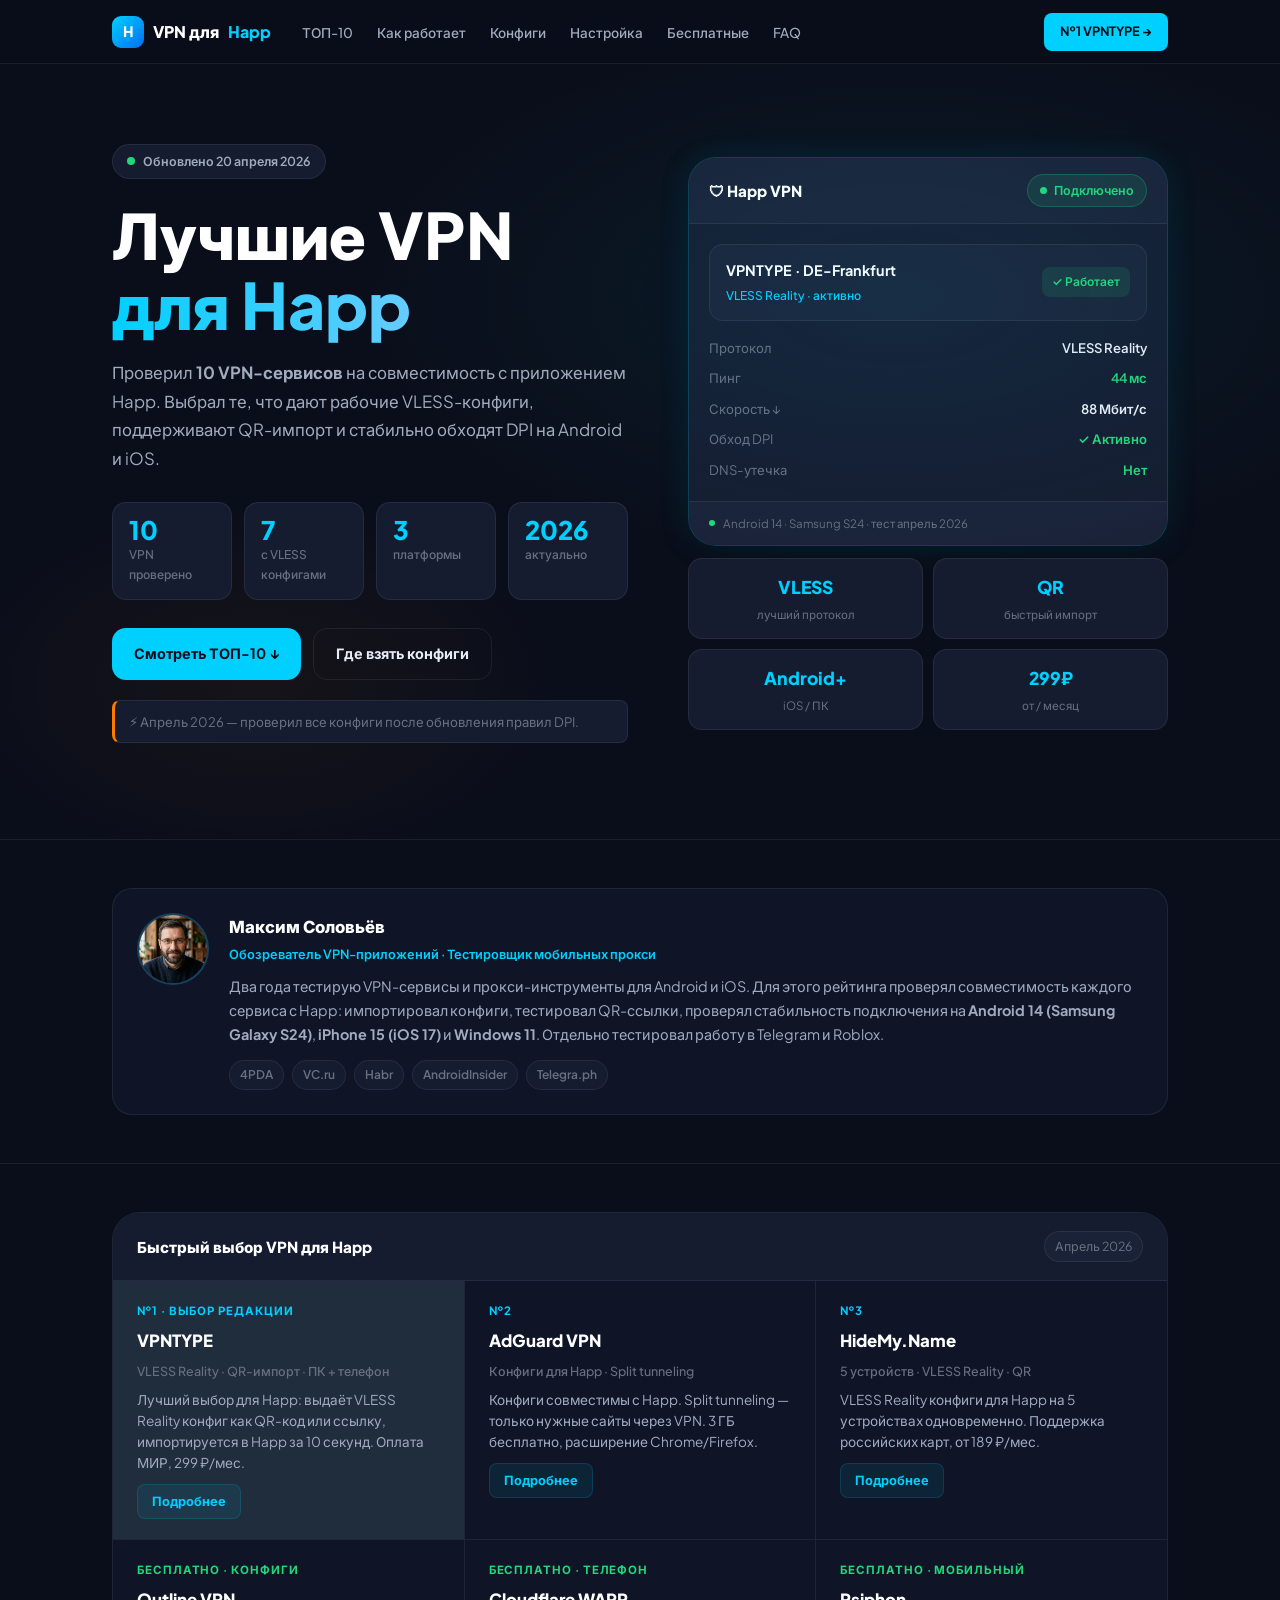
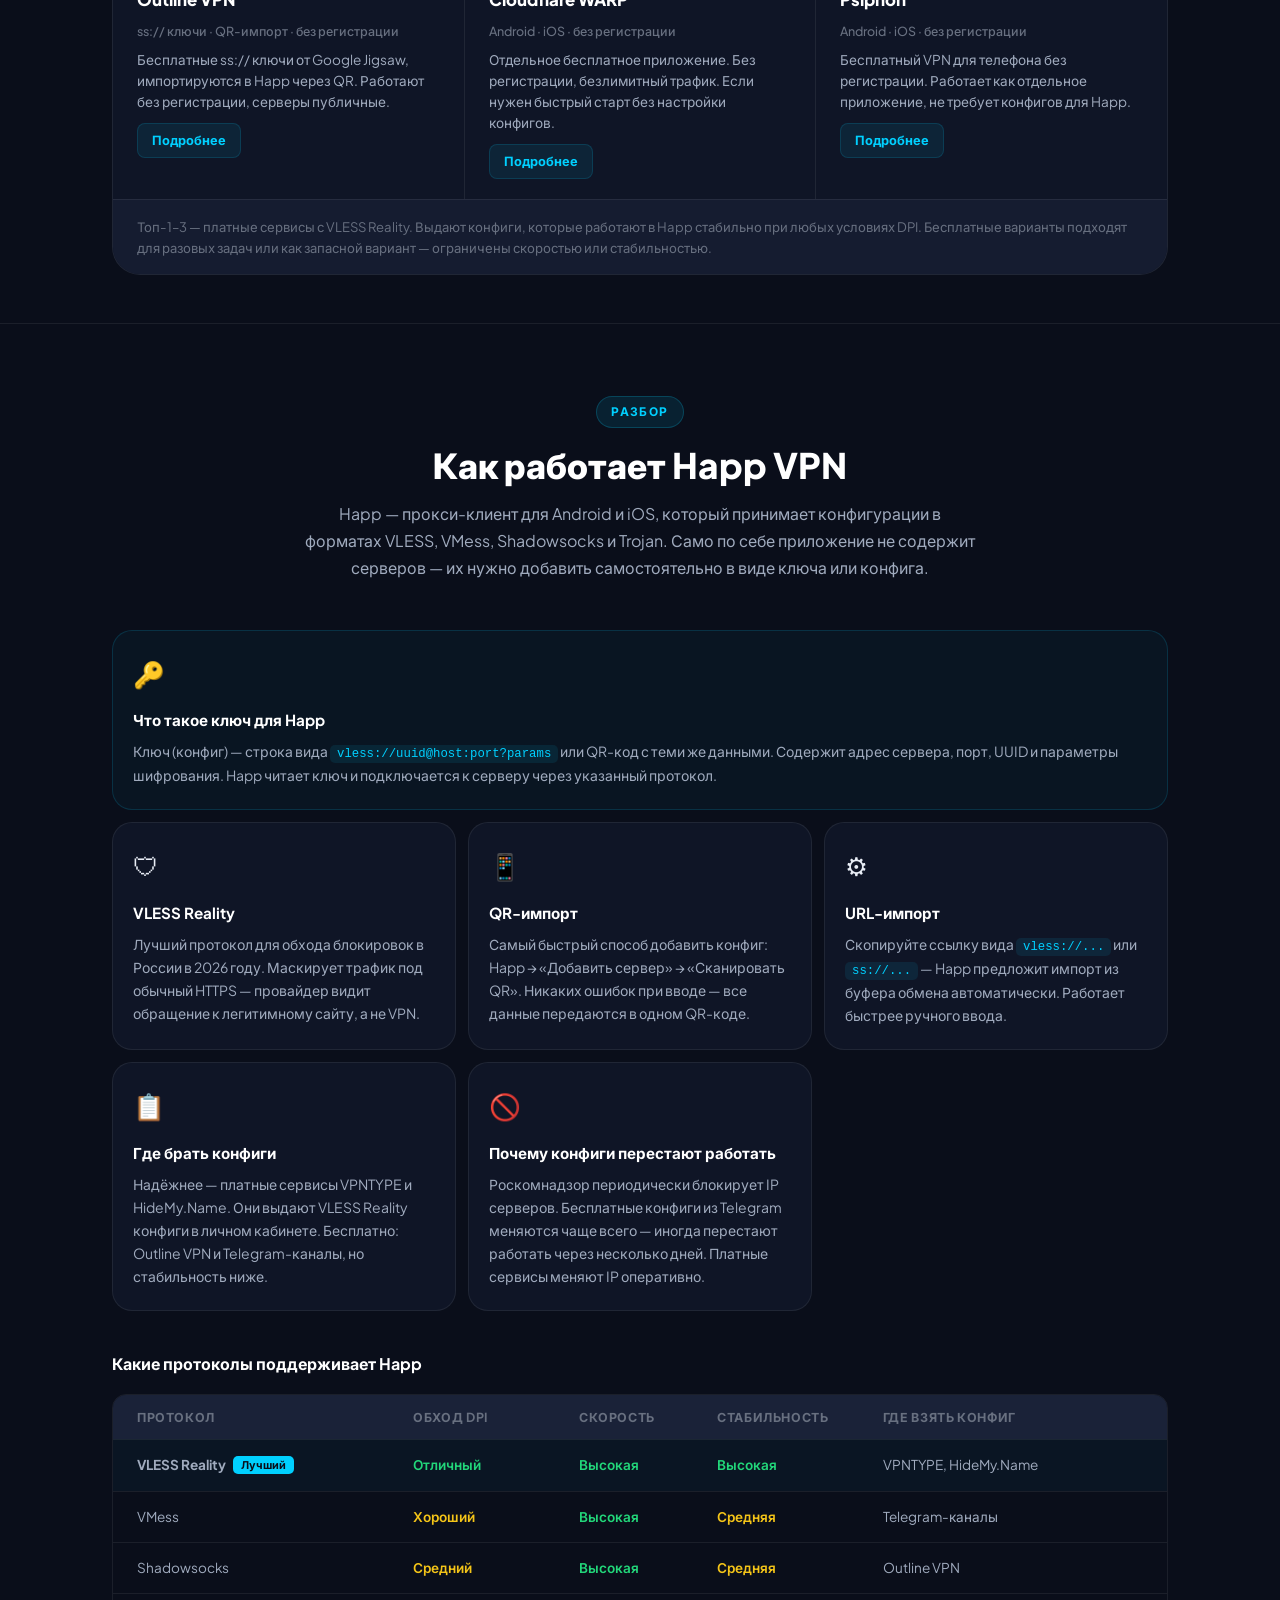
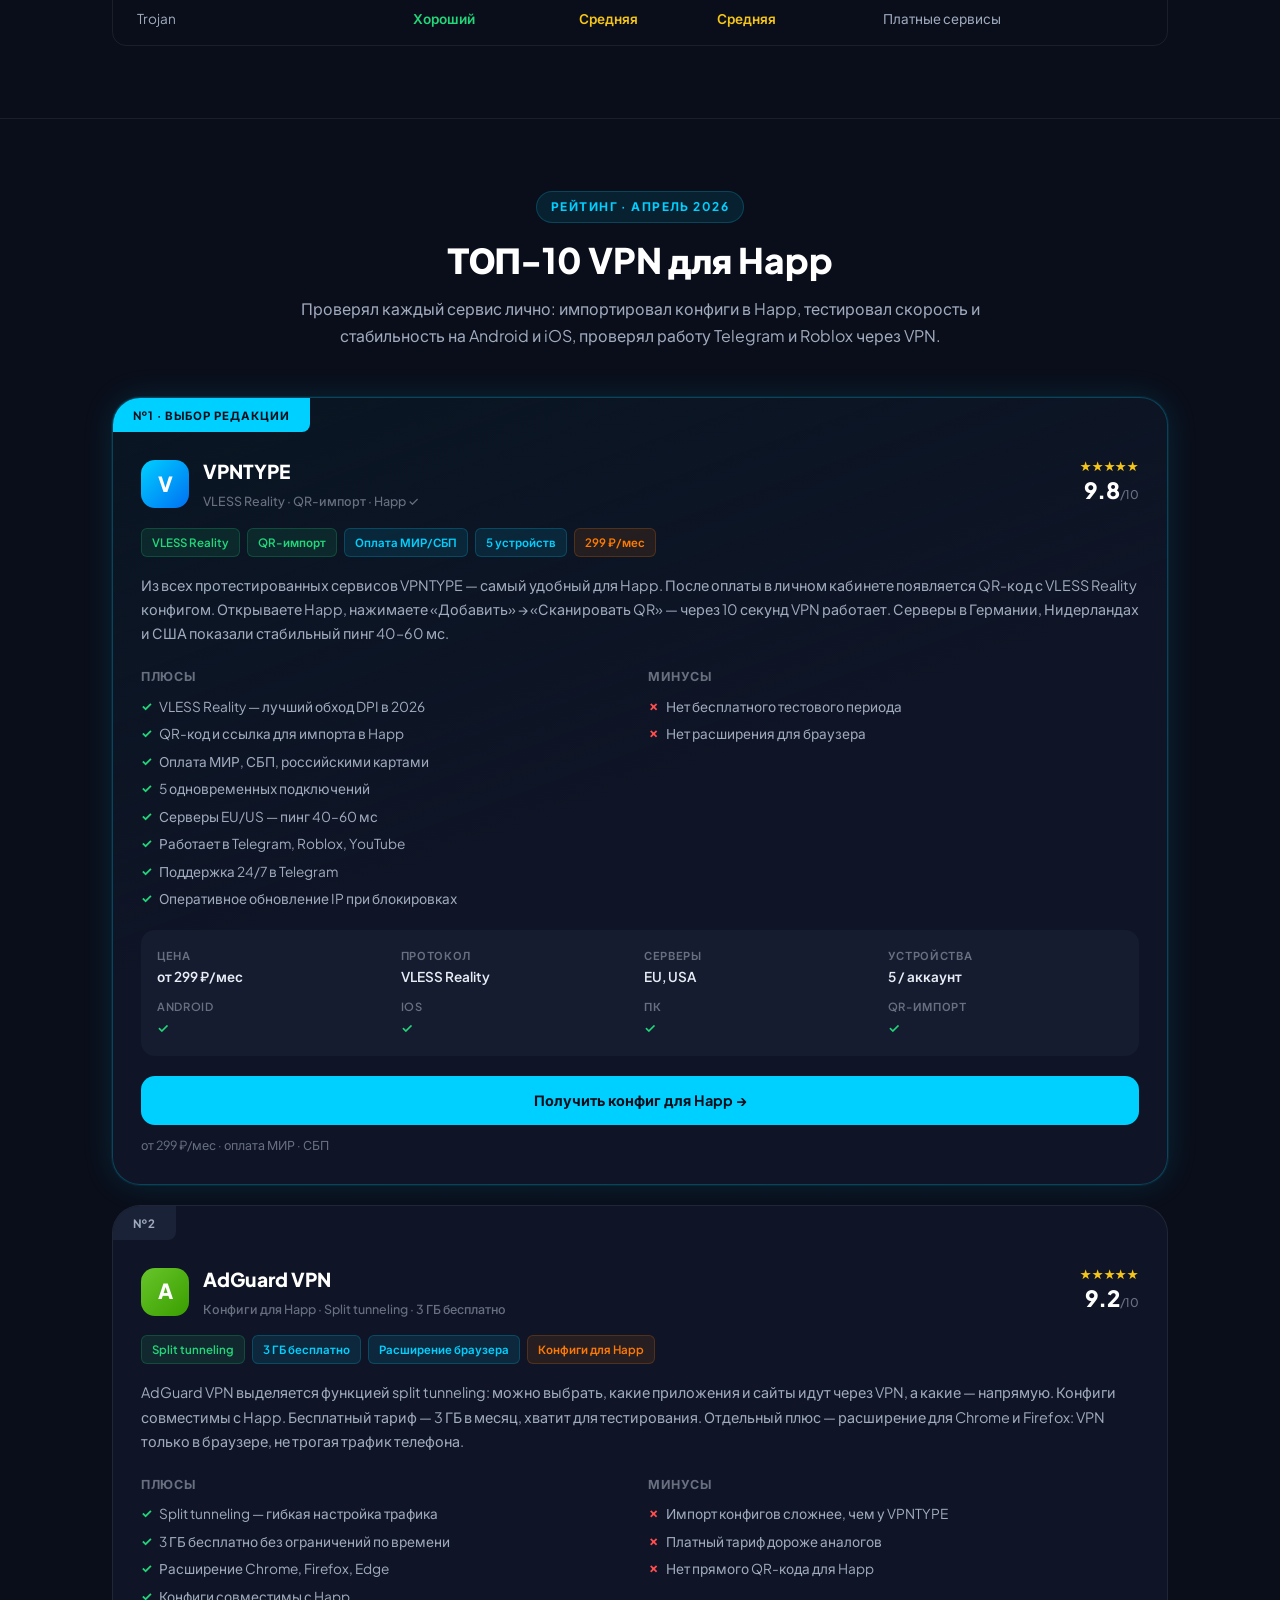
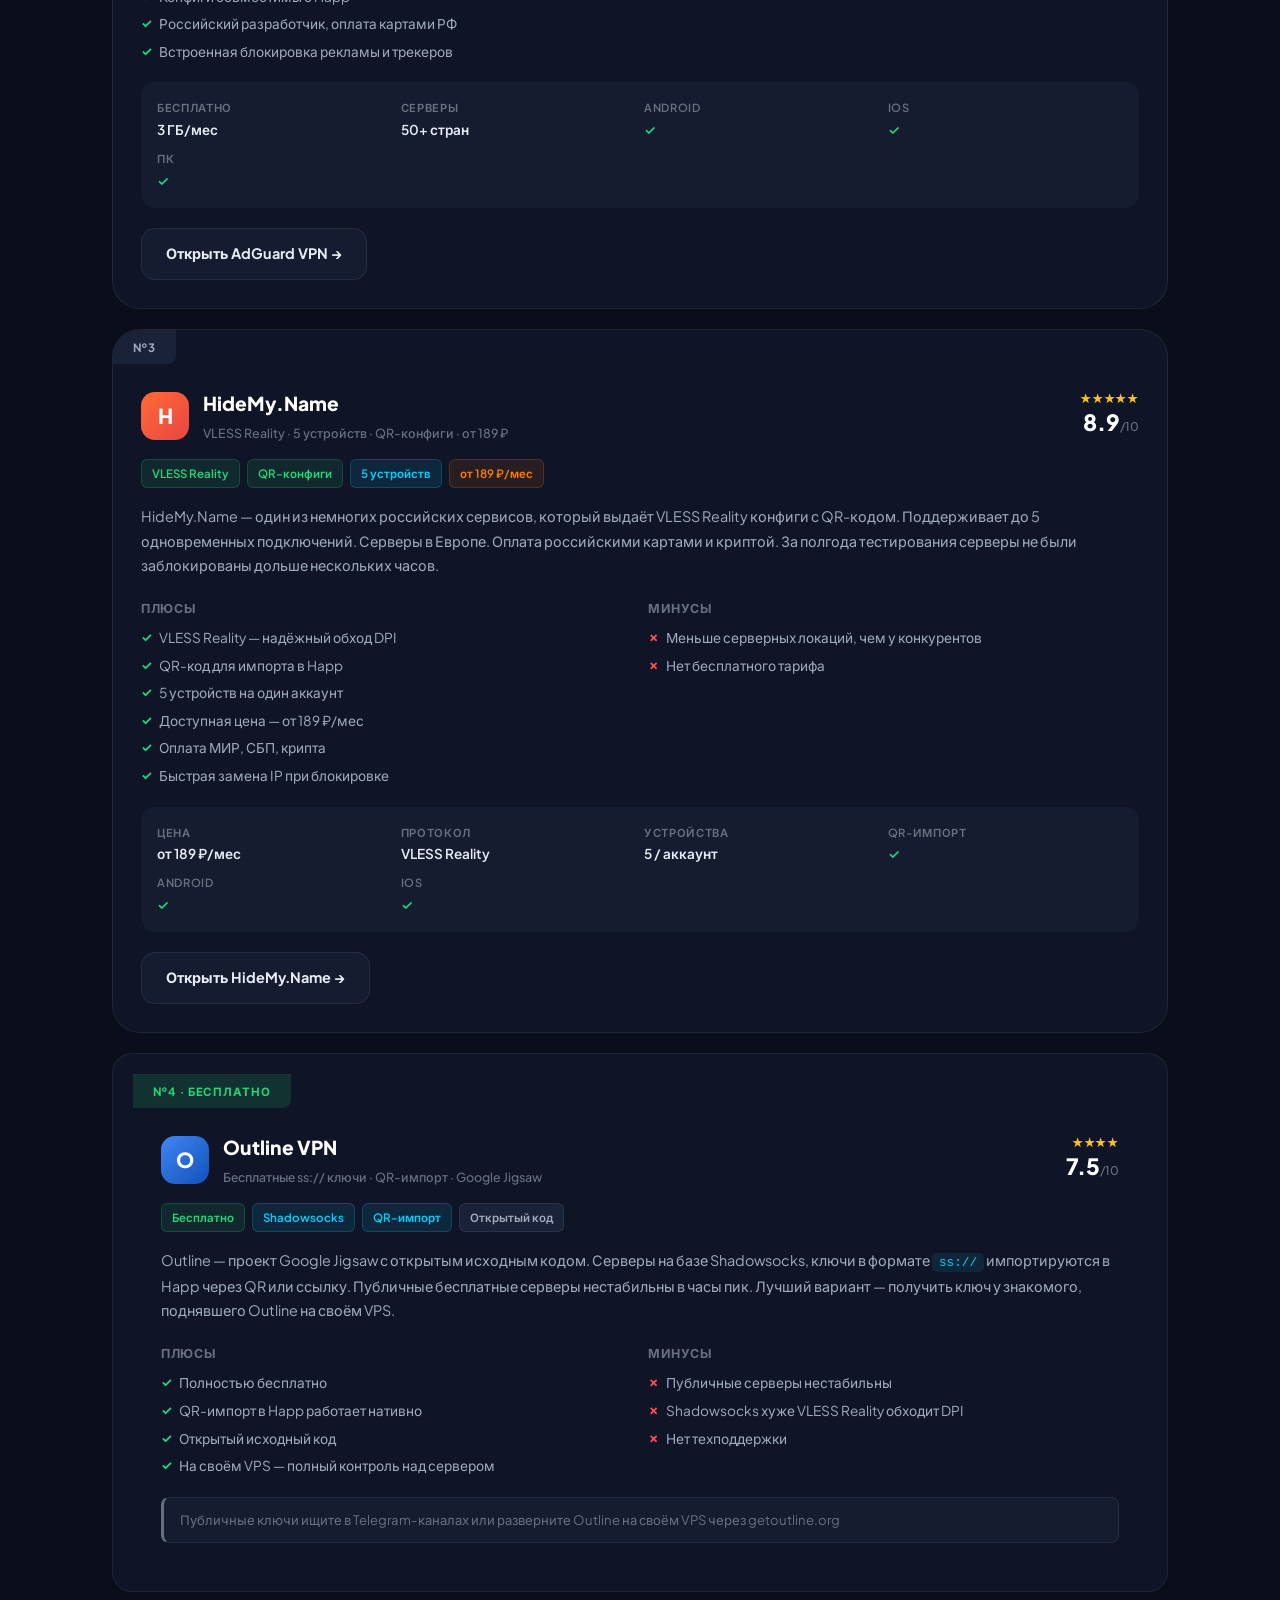
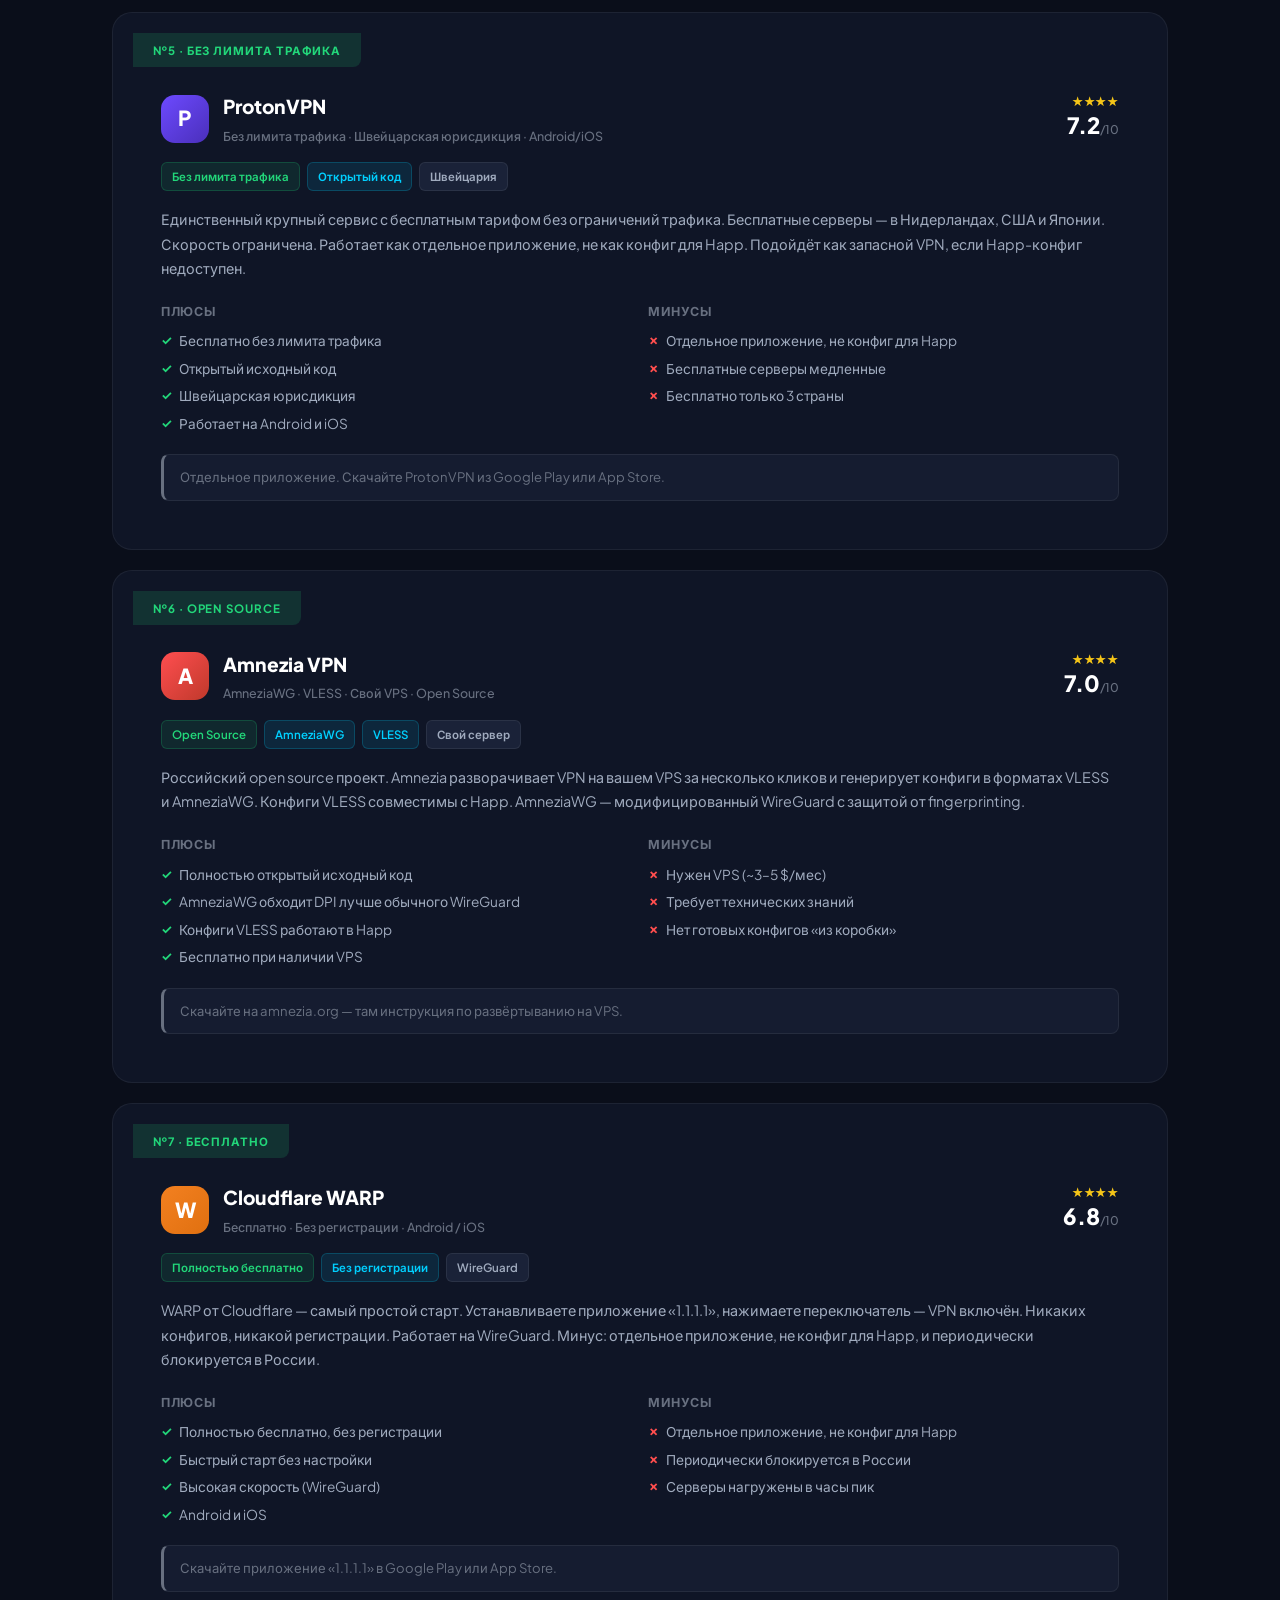
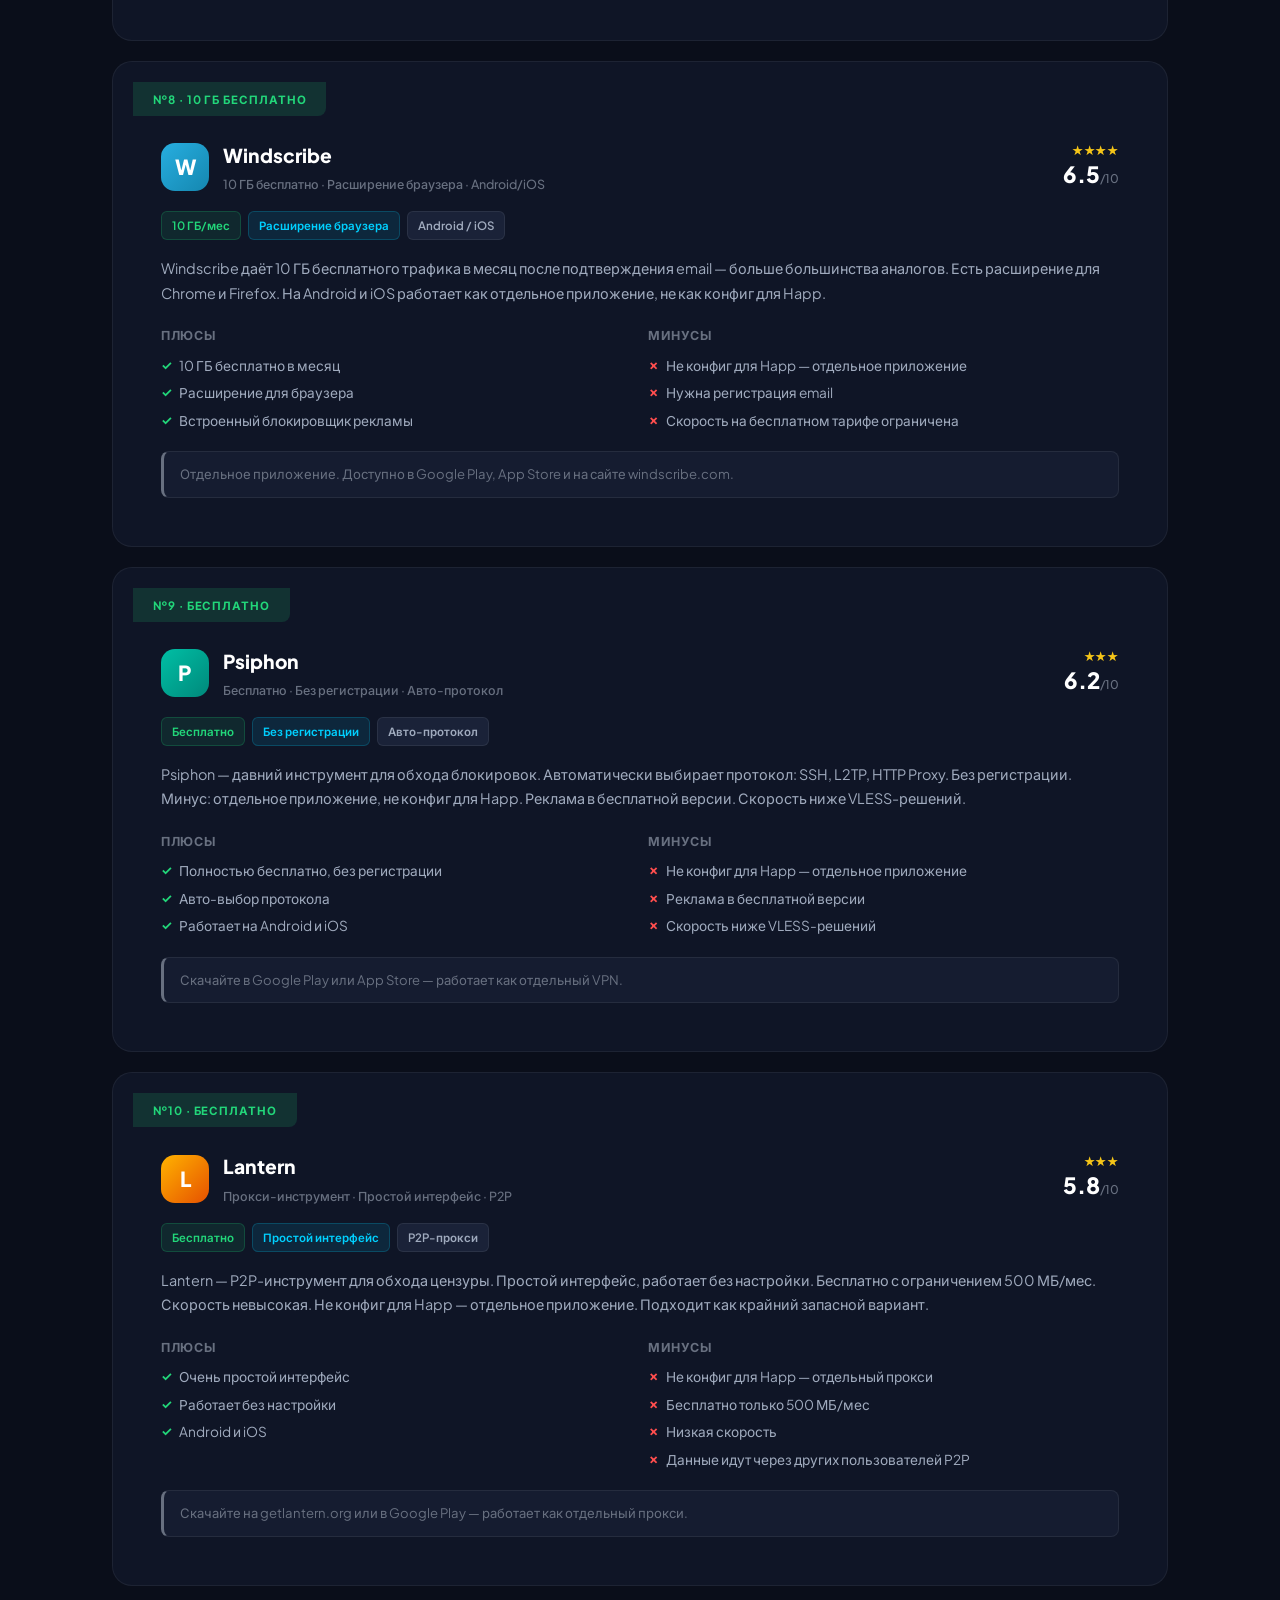
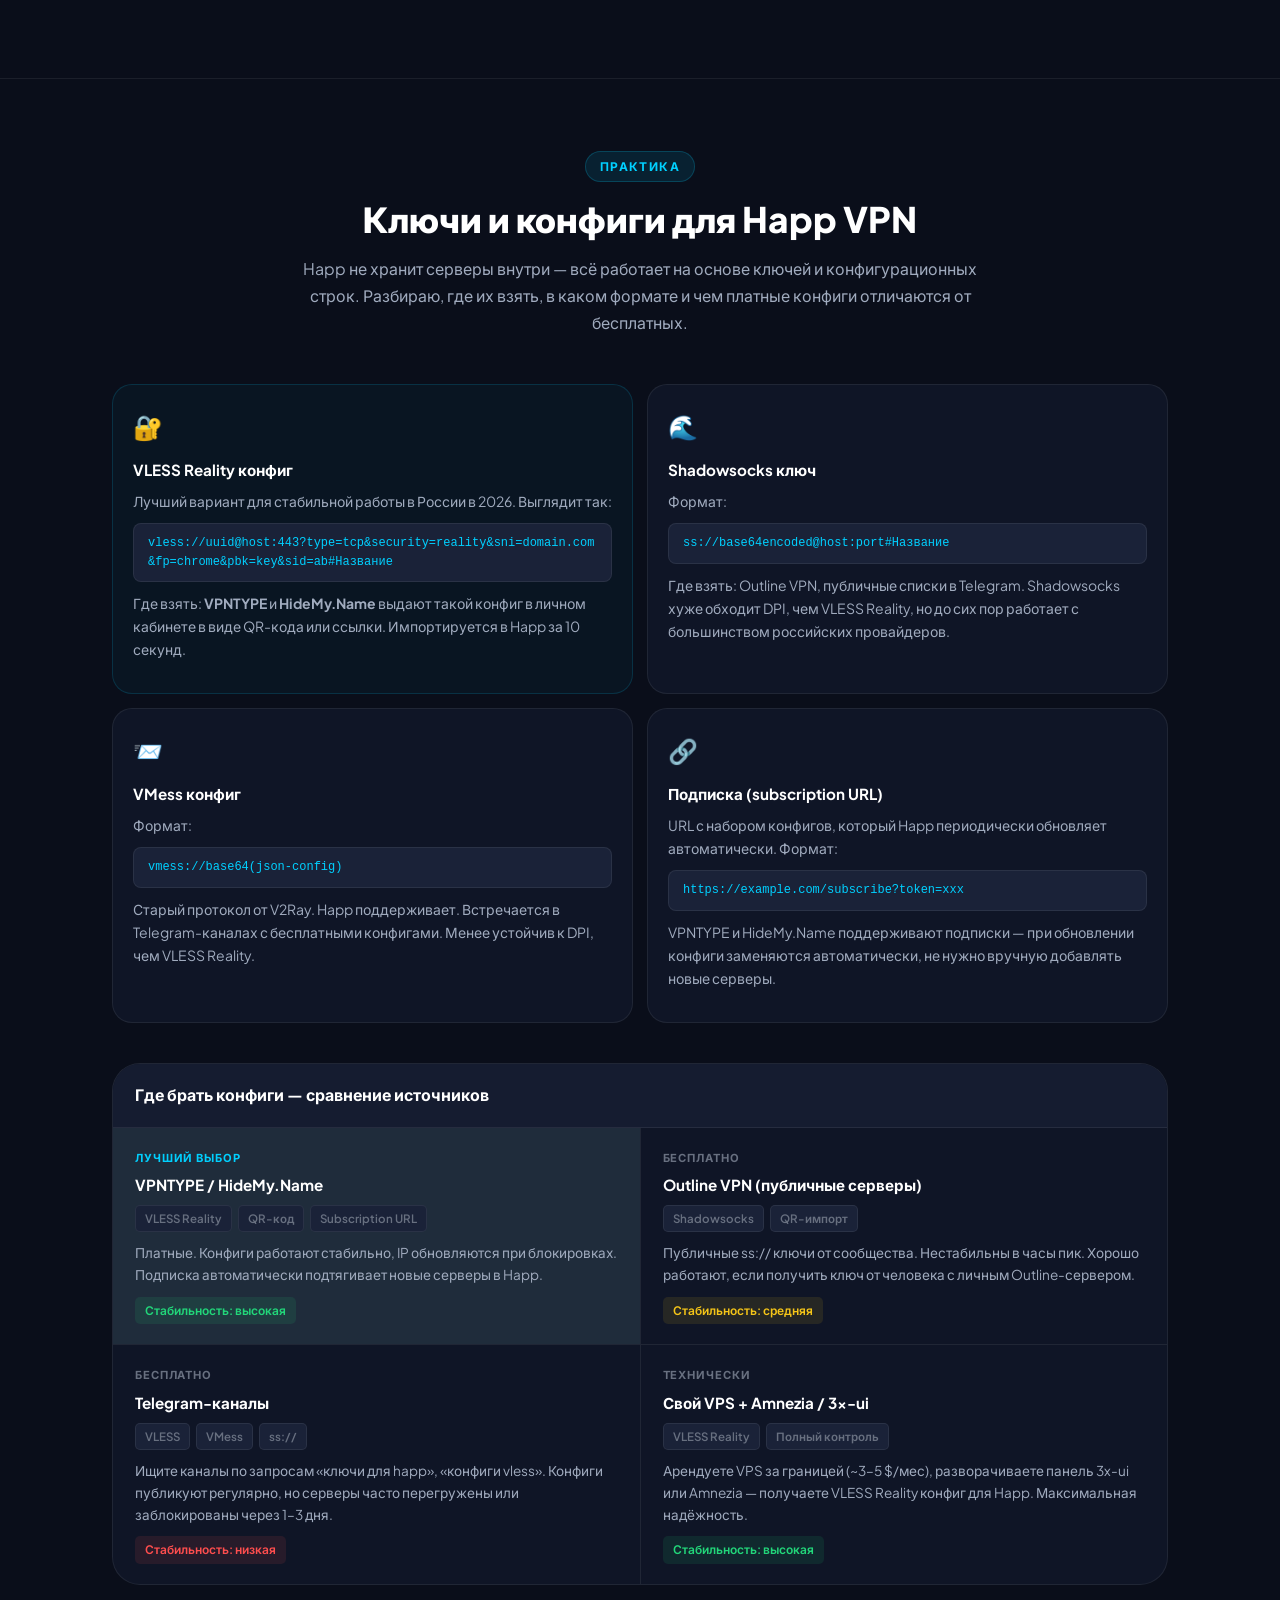
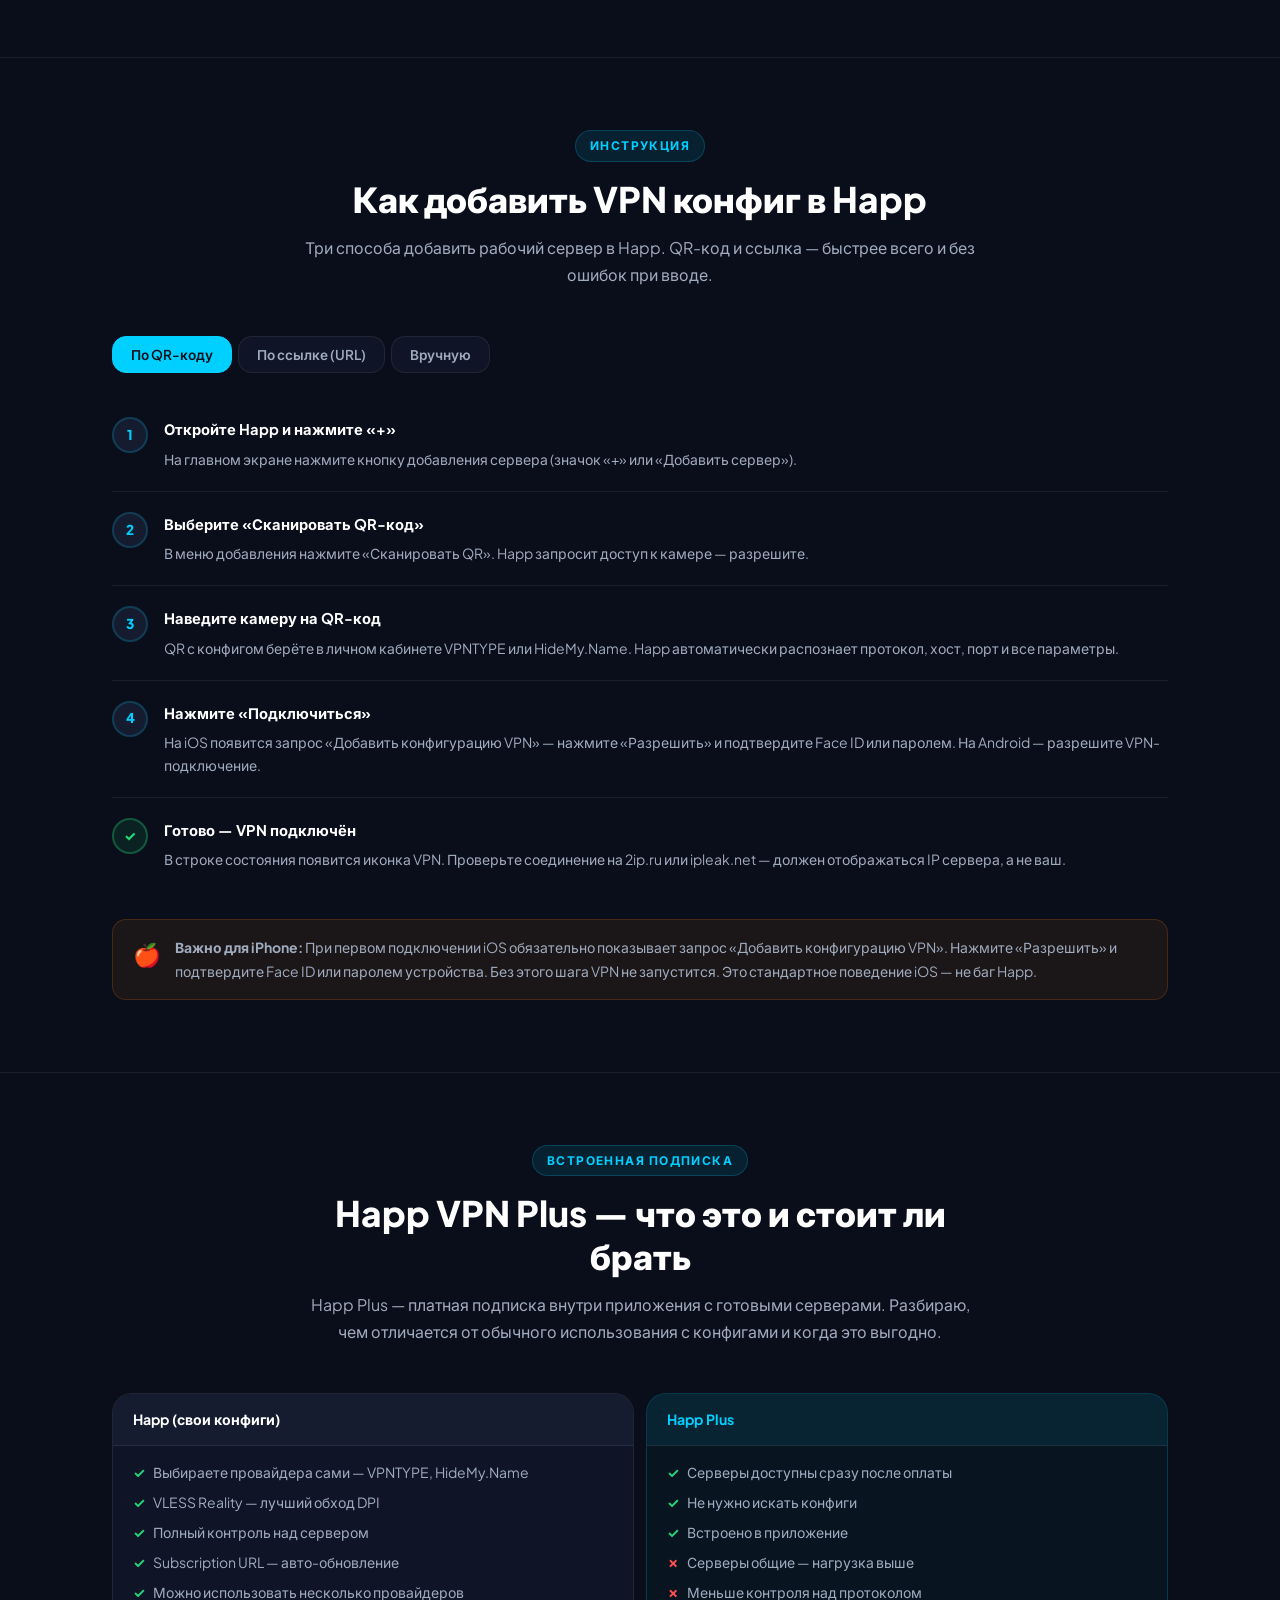
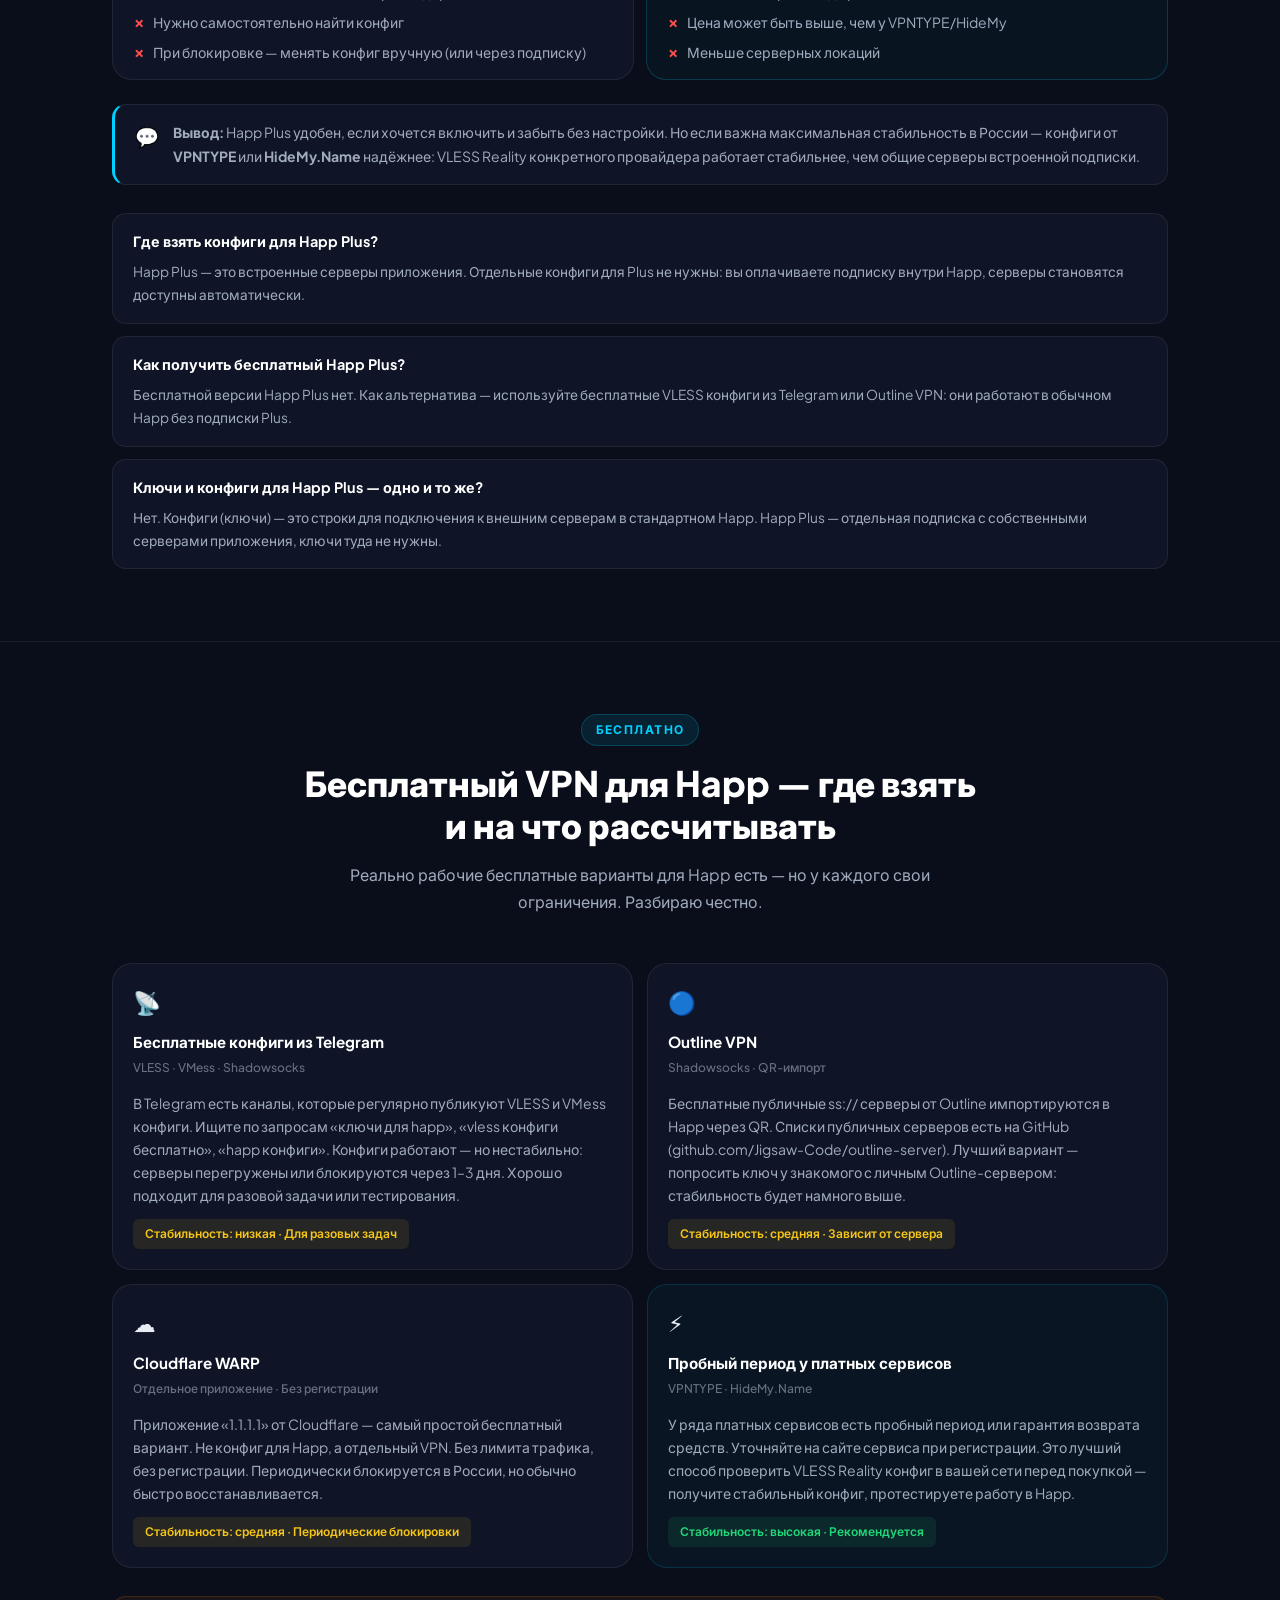
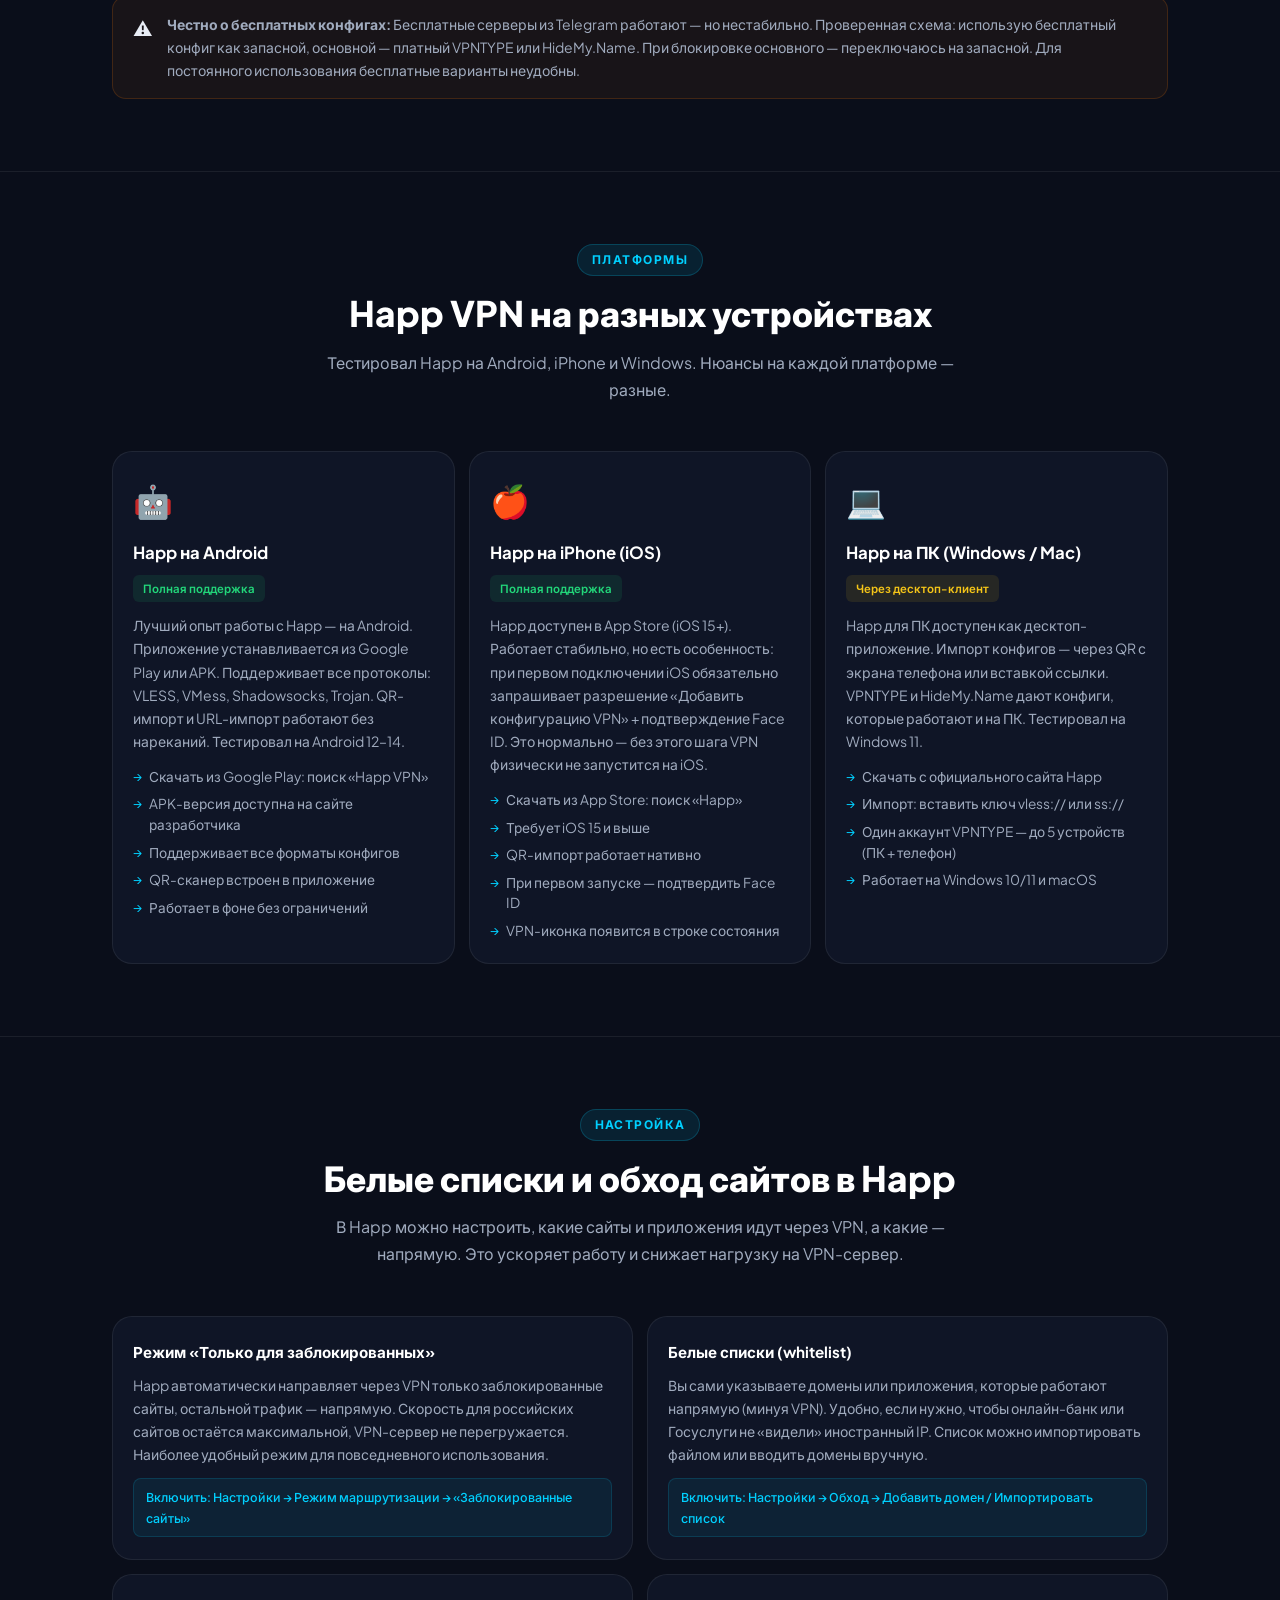
<file: index.html>
<!DOCTYPE html>
<html lang="ru">
<head>
<meta charset="UTF-8">
<meta name="viewport" content="width=device-width, initial-scale=1.0">
<title>Лучшие VPN для Happ 2026 — ТОП-10: ключи, конфиги, бесплатные варианты</title>
<meta name="description" content="ТОП-10 VPN для Happ в 2026: VPNTYPE, AdGuard VPN, HideMy.Name и другие. Где взять рабочие ключи и конфиги, как добавить через QR-код, бесплатные варианты для Android и iOS.">
<meta name="keywords" content="впн для happ, ключи для впн happ, конфигурация для впн happ, бесплатный впн для happ, прокси для впн happ, сервер для впн happ, happ впн для пк, qr код для впн happ">
<link rel="icon" type="image/svg+xml" href="favicon.svg">
<link rel="shortcut icon" href="favicon.svg">
<link rel="apple-touch-icon" href="favicon.svg">
<meta name="theme-color" content="#00D0FF">
<link rel="stylesheet" href="styles.css">
<link rel="preconnect" href="https://fonts.googleapis.com">
<link rel="preconnect" href="https://fonts.gstatic.com" crossorigin>
<link href="https://fonts.googleapis.com/css2?family=Plus+Jakarta+Sans:wght@400;500;600;700;800&family=Inter:wght@400;500;600;700&display=swap" rel="stylesheet">

<meta property="og:title" content="Лучшие VPN для Happ 2026 — ТОП-10 рабочих сервисов с конфигами">
<meta property="og:description" content="Где взять ключи и конфиги для Happ VPN? Протестировал 10 сервисов на Android и iOS. VLESS Reality, QR-импорт, бесплатные варианты. Апрель 2026.">
<meta property="og:type" content="article">
<meta property="og:locale" content="ru_RU">
<!-- Yandex.Metrika counter -->
<script type="text/javascript">
    (function(m,e,t,r,i,k,a){
        m[i]=m[i]||function(){(m[i].a=m[i].a||[]).push(arguments)};
        m[i].l=1*new Date();
        for (var j = 0; j < document.scripts.length; j++) {if (document.scripts[j].src === r) { return; }}
        k=e.createElement(t),a=e.getElementsByTagName(t)[0],k.async=1,k.src=r,a.parentNode.insertBefore(k,a)
    })(window, document,'script','https://mc.yandex.ru/metrika/tag.js?id=108696846', 'ym');

    ym(108696846, 'init', {ssr:true, webvisor:true, clickmap:true, ecommerce:"dataLayer", referrer: document.referrer, url: location.href, accurateTrackBounce:true, trackLinks:true});
</script>
<noscript><div><img src="https://mc.yandex.ru/watch/108696846" style="position:absolute; left:-9999px;" alt="" /></div></noscript>
<!-- /Yandex.Metrika counter -->
<script type="application/ld+json">
{
  "@context": "https://schema.org",
  "@type": "Article",
  "headline": "Лучшие VPN для Happ 2026 — ТОП-10: ключи, конфиги, бесплатные варианты",
  "description": "Обзор 10 VPN для приложения Happ в России. Где брать рабочие ключи и конфиги, как добавить через QR-код или URL, бесплатные варианты для Android и iOS.",
  "datePublished": "2026-04-01",
  "dateModified": "2026-04-20",
  "author": {
    "@type": "Person",
    "name": "Максим Соловьёв",
    "jobTitle": "Обозреватель VPN-приложений, тестировщик мобильных прокси",
    "description": "Два года тестирует VPN-приложения и прокси-инструменты для Android и iOS. Специализируется на совместимости конфигов с VLESS, Trojan и Shadowsocks протоколами."
  },
  "publisher": { "@type": "Organization", "name": "VPN для Happ · Рейтинг 2026" },
  "inLanguage": "ru"
}
</script>

<script type="application/ld+json">
{
  "@context": "https://schema.org",
  "@type": "ItemList",
  "name": "ТОП-10 VPN для Happ 2026",
  "numberOfItems": 10,
  "itemListElement": [
    { "@type": "ListItem", "position": 1,  "name": "VPNTYPE",         "description": "VLESS Reality конфиги для Happ, QR-импорт, оплата МИР, 299 ₽/мес" },
    { "@type": "ListItem", "position": 2,  "name": "AdGuard VPN",     "description": "Совместимые конфиги для Happ, split tunneling, 3 ГБ бесплатно" },
    { "@type": "ListItem", "position": 3,  "name": "HideMy.Name",     "description": "VLESS Reality, 5 устройств, QR-конфиги для Happ, 189 ₽/мес" },
    { "@type": "ListItem", "position": 4,  "name": "Outline VPN",     "description": "Бесплатные ss:// ключи, QR-импорт в Happ, проект Google Jigsaw" },
    { "@type": "ListItem", "position": 5,  "name": "ProtonVPN",       "description": "Бесплатный тариф без лимита трафика, работает с Happ на Android/iOS" },
    { "@type": "ListItem", "position": 6,  "name": "Amnezia VPN",     "description": "Open source, AmneziaWG, поддержка VLESS, свой VPS" },
    { "@type": "ListItem", "position": 7,  "name": "Cloudflare WARP", "description": "Бесплатно без регистрации, приложение Android и iOS" },
    { "@type": "ListItem", "position": 8,  "name": "Windscribe",      "description": "10 ГБ бесплатно, расширение браузера, Android и iOS" },
    { "@type": "ListItem", "position": 9,  "name": "Psiphon",         "description": "Бесплатный VPN для Android и iOS, без регистрации" },
    { "@type": "ListItem", "position": 10, "name": "Lantern",         "description": "Бесплатный прокси-инструмент, популярен в России, простой интерфейс" }
  ]
}
</script>

<script type="application/ld+json">
{
  "@context": "https://schema.org",
  "@type": "FAQPage",
  "mainEntity": [
    {
      "@type": "Question",
      "name": "Где взять ключи и конфиги для Happ VPN?",
      "acceptedAnswer": { "@type": "Answer", "text": "Надёжнее всего — платные сервисы VPNTYPE и HideMy.Name: выдают VLESS Reality конфиги в виде QR-кода или ссылки, которые напрямую импортируются в Happ. Бесплатно: Outline (публичные ss:// серверы), Telegram-каналы с VLESS конфигами. Ключи из Telegram работают нестабильно — серверы часто перегружены или заблокированы." }
    },
    {
      "@type": "Question",
      "name": "Как добавить VPN в приложение Happ?",
      "acceptedAnswer": { "@type": "Answer", "text": "Три способа: 1) QR-код — откройте Happ → Добавить сервер → Сканировать QR → наведите камеру на QR с конфигом. 2) Ссылка — скопируйте ключ (vless://, vmess://, ss://) → в Happ нажмите «Импорт из буфера». 3) Вручную — введите хост, порт, UUID и параметры протокола. Первые два способа быстрее и исключают ошибки." }
    },
    {
      "@type": "Question",
      "name": "Работает ли Happ VPN на iPhone?",
      "acceptedAnswer": { "@type": "Answer", "text": "Да. Happ доступен в App Store и поддерживает iOS 15+. После добавления конфига и нажатия «Подключиться» iOS покажет запрос «Добавить конфигурацию VPN» — нажмите «Разрешить» и подтвердите Face ID или паролем. Без этого шага VPN не запустится. VLESS Reality конфиги работают стабильно на iPhone." }
    },
    {
      "@type": "Question",
      "name": "Есть ли бесплатный VPN для Happ?",
      "acceptedAnswer": { "@type": "Answer", "text": "Да. Outline VPN — бесплатные ss:// серверы, импортируются в Happ через QR-код. Telegram-каналы (@vpn_happ_keys и аналоги) публикуют VLESS конфиги. Cloudflare WARP — отдельное приложение, бесплатно без регистрации. Бесплатные ключи нестабильны в часы пик — для постоянного использования лучше VPNTYPE или HideMy.Name." }
    },
    {
      "@type": "Question",
      "name": "Что такое Happ VPN Plus?",
      "acceptedAnswer": { "@type": "Answer", "text": "Happ Plus — встроенная платная подписка в приложении Happ с заранее настроенными серверами. Не нужно искать конфиги самостоятельно — серверы уже доступны после оплаты. Стоимость варьируется. Альтернатива — использовать конфиги от VPNTYPE или HideMy.Name: надёжнее и стабильнее в России." }
    }
  ]
}
</script>
</head>

<body>
<div id="read-progress"></div>

<!-- NAVIGATION -->
<nav class="site-nav" role="navigation" aria-label="Основная навигация">
  <div class="container">
    <div class="nav-inner">
      <a href="#" class="nav-logo">
        <div class="logo-icon">H</div>
        VPN для <span class="logo-word">Happ</span>
      </a>
      <ul class="nav-tabs">
        <li><a href="#top10">ТОП-10</a></li>
        <li><a href="#happ-info">Как работает</a></li>
        <li><a href="#configs">Конфиги</a></li>
        <li><a href="#setup">Настройка</a></li>
        <li><a href="#free">Бесплатные</a></li>
        <li><a href="#faq">FAQ</a></li>
      </ul>
      <a href="#vpntype-card" class="nav-cta">№1 VPNTYPE →</a>
      <button class="burger" id="burger-btn" aria-label="Меню" aria-expanded="false">
        <span></span><span></span><span></span>
      </button>
    </div>
  </div>
</nav>

<div class="mobile-menu" id="mobile-menu">
  <a href="#top10">ТОП-10 VPN для Happ</a>
  <a href="#happ-info">Как работает Happ VPN</a>
  <a href="#configs">Ключи и конфиги для Happ</a>
  <a href="#setup">Как настроить VPN в Happ</a>
  <a href="#happ-plus">Happ VPN Plus</a>
  <a href="#free">Бесплатный VPN для Happ</a>
  <a href="#devices">Happ на разных устройствах</a>
  <a href="#bypass">Белые списки в Happ</a>
  <a href="#compare">Сравнительная таблица</a>
  <a href="#faq">Частые вопросы</a>
  <a href="#vpntype-card" class="mm-cta">Попробовать VPNTYPE №1 →</a>
</div>

<!-- HERO -->
<section class="hero" aria-label="Введение">
  <div class="hero-bg"></div>
  <div class="container">
    <div class="hero-grid">
      <div class="hero-content">
        <div class="hero-eyebrow fade-up">
          <span class="live-dot"></span>Обновлено 20 апреля 2026
        </div>
        <h1 class="hero-title fade-up">
          Лучшие VPN<br>
          <span class="hl">для Happ</span>
        </h1>
        <p class="hero-desc fade-up delay-1">
          Проверил <strong>10 VPN-сервисов</strong> на совместимость с приложением Happ. Выбрал те, что дают рабочие VLESS-конфиги, поддерживают QR-импорт и стабильно обходят DPI на Android и iOS.
        </p>
        <div class="hero-stats fade-up delay-2">
          <div class="hero-stat"><span class="stat-val">10</span><span class="stat-lbl">VPN проверено</span></div>
          <div class="hero-stat"><span class="stat-val">7</span><span class="stat-lbl">с VLESS конфигами</span></div>
          <div class="hero-stat"><span class="stat-val">3</span><span class="stat-lbl">платформы</span></div>
          <div class="hero-stat"><span class="stat-val">2026</span><span class="stat-lbl">актуально</span></div>
        </div>
        <div class="hero-actions fade-up delay-3">
          <a href="#top10" class="btn btn-primary">Смотреть ТОП-10 ↓</a>
          <a href="#configs" class="btn btn-ghost">Где взять конфиги</a>
        </div>
        <div class="update-bar fade-up delay-3">
          ⚡ Апрель 2026 — проверил все конфиги после обновления правил DPI.
        </div>
      </div>
      <div class="hero-visual">
        <div class="happ-widget">
          <div class="hw-header">
            <div class="hw-logo">🛡 Happ VPN</div>
            <div class="hw-status-pill">
              <span class="hw-dot"></span>Подключено
            </div>
          </div>
          <div class="hw-body">
            <div class="hw-vpn-row">
              <div>
                <div class="hw-vpn-name">VPNTYPE · DE-Frankfurt</div>
                <div class="hw-vpn-status">VLESS Reality · активно</div>
              </div>
              <div class="hw-badge">✓ Работает</div>
            </div>
            <div class="hw-stats">
              <div class="hw-stat-row">
                <span class="hw-stat-key">Протокол</span>
                <span class="hw-stat-val">VLESS Reality</span>
              </div>
              <div class="hw-stat-row">
                <span class="hw-stat-key">Пинг</span>
                <span class="hw-stat-val" style="color:var(--green)">44 мс</span>
              </div>
              <div class="hw-stat-row">
                <span class="hw-stat-key">Скорость ↓</span>
                <span class="hw-stat-val">88 Мбит/с</span>
              </div>
              <div class="hw-stat-row">
                <span class="hw-stat-key">Обход DPI</span>
                <span class="hw-stat-val" style="color:var(--green)">✓ Активно</span>
              </div>
              <div class="hw-stat-row">
                <span class="hw-stat-key">DNS-утечка</span>
                <span class="hw-stat-val" style="color:var(--green)">Нет</span>
              </div>
            </div>
          </div>
          <div class="hw-footer">
            <div class="hw-footer-dot"></div>
            Android 14 · Samsung S24 · тест апрель 2026
          </div>
        </div>
        <div class="hero-side-grid">
          <div class="hero-side-card"><div class="val">VLESS</div><div class="lbl">лучший протокол</div></div>
          <div class="hero-side-card"><div class="val">QR</div><div class="lbl">быстрый импорт</div></div>
          <div class="hero-side-card"><div class="val">Android+</div><div class="lbl">iOS / ПК</div></div>
          <div class="hero-side-card"><div class="val">299₽</div><div class="lbl">от / месяц</div></div>
        </div>
      </div>
    </div>
  </div>
</section>

<div class="divider"></div>

<!-- АВТОР -->
<section class="section-sm">
  <div class="container">
    <div class="author-box">
      <div class="author-photo">
        <img src="author.jpg" alt="Максим Соловьёв" onerror="this.style.display='none';this.parentNode.innerHTML='🛡'">
      </div>
      <div class="author-info">
        <div class="author-name">Максим Соловьёв</div>
        <div class="author-role">Обозреватель VPN-приложений · Тестировщик мобильных прокси</div>
        <p class="author-bio">
          Два года тестирую VPN-сервисы и прокси-инструменты для Android и iOS. Для этого рейтинга проверял совместимость каждого сервиса с Happ: импортировал конфиги, тестировал QR-ссылки, проверял стабильность подключения на <strong>Android 14 (Samsung Galaxy S24)</strong>, <strong>iPhone 15 (iOS 17)</strong> и <strong>Windows 11</strong>. Отдельно тестировал работу в Telegram и Roblox.
        </p>
        <div class="author-pubs">
          <span class="author-pub">4PDA</span>
          <span class="author-pub">VC.ru</span>
          <span class="author-pub">Habr</span>
          <span class="author-pub">AndroidInsider</span>
          <span class="author-pub">Telegra.ph</span>
        </div>
      </div>
    </div>
  </div>
</section>

<div class="divider"></div>

<!-- TL;DR -->
<section class="section-sm" id="tldr">
  <div class="container">
    <div class="tldr-panel">
      <div class="tldr-header">
        <div class="tldr-label">Быстрый выбор VPN для Happ</div>
        <div class="tldr-updated">Апрель 2026</div>
      </div>
      <div class="tldr-grid">
        <div class="tldr-card featured">
          <div class="tldr-rank">№1 · Выбор редакции</div>
          <div class="tldr-name">VPNTYPE</div>
          <div class="tldr-tag">VLESS Reality · QR-импорт · ПК + телефон</div>
          <div class="tldr-desc">Лучший выбор для Happ: выдаёт VLESS Reality конфиг как QR-код или ссылку, импортируется в Happ за 10 секунд. Оплата МИР, 299 ₽/мес.</div>
          <a href="#vpntype-card" class="tldr-btn">Подробнее</a>
        </div>
        <div class="tldr-card">
          <div class="tldr-rank">№2</div>
          <div class="tldr-name">AdGuard VPN</div>
          <div class="tldr-tag">Конфиги для Happ · Split tunneling</div>
          <div class="tldr-desc">Конфиги совместимы с Happ. Split tunneling — только нужные сайты через VPN. 3 ГБ бесплатно, расширение Chrome/Firefox.</div>
          <a href="#adguard-card" class="tldr-btn">Подробнее</a>
        </div>
        <div class="tldr-card">
          <div class="tldr-rank">№3</div>
          <div class="tldr-name">HideMy.Name</div>
          <div class="tldr-tag">5 устройств · VLESS Reality · QR</div>
          <div class="tldr-desc">VLESS Reality конфиги для Happ на 5 устройствах одновременно. Поддержка российских карт, от 189 ₽/мес.</div>
          <a href="#hidemy-card" class="tldr-btn">Подробнее</a>
        </div>
        <div class="tldr-card free">
          <div class="tldr-rank">Бесплатно · Конфиги</div>
          <div class="tldr-name">Outline VPN</div>
          <div class="tldr-tag">ss:// ключи · QR-импорт · без регистрации</div>
          <div class="tldr-desc">Бесплатные ss:// ключи от Google Jigsaw, импортируются в Happ через QR. Работают без регистрации, серверы публичные.</div>
          <a href="#outline-card" class="tldr-btn">Подробнее</a>
        </div>
        <div class="tldr-card free">
          <div class="tldr-rank">Бесплатно · Телефон</div>
          <div class="tldr-name">Cloudflare WARP</div>
          <div class="tldr-tag">Android · iOS · без регистрации</div>
          <div class="tldr-desc">Отдельное бесплатное приложение. Без регистрации, безлимитный трафик. Если нужен быстрый старт без настройки конфигов.</div>
          <a href="#warp-card" class="tldr-btn">Подробнее</a>
        </div>
        <div class="tldr-card free">
          <div class="tldr-rank">Бесплатно · Мобильный</div>
          <div class="tldr-name">Psiphon</div>
          <div class="tldr-tag">Android · iOS · без регистрации</div>
          <div class="tldr-desc">Бесплатный VPN для телефона без регистрации. Работает как отдельное приложение, не требует конфигов для Happ.</div>
          <a href="#psiphon-card" class="tldr-btn">Подробнее</a>
        </div>
      </div>
      <div class="tldr-note">
        Топ-1–3 — платные сервисы с VLESS Reality. Выдают конфиги, которые работают в Happ стабильно при любых условиях DPI. Бесплатные варианты подходят для разовых задач или как запасной вариант — ограничены скоростью или стабильностью.
      </div>
    </div>
  </div>
</section>

<div class="divider"></div>

<!-- КАК РАБОТАЕТ HAPP VPN -->
<section class="section" id="happ-info">
  <div class="container">
    <div class="section-head">
      <div class="section-eyebrow">Разбор</div>
      <h2 class="section-title">Как работает Happ VPN</h2>
      <p class="section-desc">Happ — прокси-клиент для Android и iOS, который принимает конфигурации в форматах VLESS, VMess, Shadowsocks и Trojan. Само по себе приложение не содержит серверов — их нужно добавить самостоятельно в виде ключа или конфига.</p>
    </div>

    <div class="info-bento">
      <div class="info-bento-card main">
        <div class="ibc-icon">🔑</div>
        <h3 class="ibc-title">Что такое ключ для Happ</h3>
        <p class="ibc-text">Ключ (конфиг) — строка вида <code>vless://uuid@host:port?params</code> или QR-код с теми же данными. Содержит адрес сервера, порт, UUID и параметры шифрования. Happ читает ключ и подключается к серверу через указанный протокол.</p>
      </div>
      <div class="info-bento-card">
        <div class="ibc-icon">🛡</div>
        <h3 class="ibc-title">VLESS Reality</h3>
        <p class="ibc-text">Лучший протокол для обхода блокировок в России в 2026 году. Маскирует трафик под обычный HTTPS — провайдер видит обращение к легитимному сайту, а не VPN.</p>
      </div>
      <div class="info-bento-card">
        <div class="ibc-icon">📱</div>
        <h3 class="ibc-title">QR-импорт</h3>
        <p class="ibc-text">Самый быстрый способ добавить конфиг: Happ → «Добавить сервер» → «Сканировать QR». Никаких ошибок при вводе — все данные передаются в одном QR-коде.</p>
      </div>
      <div class="info-bento-card">
        <div class="ibc-icon">⚙️</div>
        <h3 class="ibc-title">URL-импорт</h3>
        <p class="ibc-text">Скопируйте ссылку вида <code>vless://...</code> или <code>ss://...</code> — Happ предложит импорт из буфера обмена автоматически. Работает быстрее ручного ввода.</p>
      </div>
      <div class="info-bento-card">
        <div class="ibc-icon">📋</div>
        <h3 class="ibc-title">Где брать конфиги</h3>
        <p class="ibc-text">Надёжнее — платные сервисы VPNTYPE и HideMy.Name. Они выдают VLESS Reality конфиги в личном кабинете. Бесплатно: Outline VPN и Telegram-каналы, но стабильность ниже.</p>
      </div>
      <div class="info-bento-card">
        <div class="ibc-icon">🚫</div>
        <h3 class="ibc-title">Почему конфиги перестают работать</h3>
        <p class="ibc-text">Роскомнадзор периодически блокирует IP серверов. Бесплатные конфиги из Telegram меняются чаще всего — иногда перестают работать через несколько дней. Платные сервисы меняют IP оперативно.</p>
      </div>
    </div>

    <div class="proto-table-wrap">
      <h3 class="proto-table-title">Какие протоколы поддерживает Happ</h3>
      <div class="proto-table">
        <div class="pt-head">
          <span>Протокол</span>
          <span>Обход DPI</span>
          <span>Скорость</span>
          <span>Стабильность</span>
          <span>Где взять конфиг</span>
        </div>
        <div class="pt-row best">
          <span><strong>VLESS Reality</strong> <span class="pt-badge">Лучший</span></span>
          <span class="green">Отличный</span>
          <span class="green">Высокая</span>
          <span class="green">Высокая</span>
          <span>VPNTYPE, HideMy.Name</span>
        </div>
        <div class="pt-row">
          <span>VMess</span>
          <span class="yellow">Хороший</span>
          <span class="green">Высокая</span>
          <span class="yellow">Средняя</span>
          <span>Telegram-каналы</span>
        </div>
        <div class="pt-row">
          <span>Shadowsocks</span>
          <span class="yellow">Средний</span>
          <span class="green">Высокая</span>
          <span class="yellow">Средняя</span>
          <span>Outline VPN</span>
        </div>
        <div class="pt-row">
          <span>Trojan</span>
          <span class="green">Хороший</span>
          <span class="yellow">Средняя</span>
          <span class="yellow">Средняя</span>
          <span>Платные сервисы</span>
        </div>
      </div>
    </div>
  </div>
</section>

<div class="divider"></div>

<!-- TOP-10 -->
<section class="section" id="top10">
  <div class="container">
    <div class="section-head">
      <div class="section-eyebrow">Рейтинг · Апрель 2026</div>
      <h2 class="section-title">ТОП-10 VPN для Happ</h2>
      <p class="section-desc">Проверял каждый сервис лично: импортировал конфиги в Happ, тестировал скорость и стабильность на Android и iOS, проверял работу Telegram и Roblox через VPN.</p>
    </div>

    <!-- #1 VPNTYPE -->
    <div class="vpn-card featured" id="vpntype-card">
      <div class="vc-rank-badge">№1 · Выбор редакции</div>
      <div class="vc-inner">
        <div class="vc-header">
          <div class="vc-logo-wrap">
            <div class="vc-logo-icon" style="background:linear-gradient(135deg,#00D0FF,#0070F3)">V</div>
            <div>
              <div class="vc-name">VPNTYPE</div>
              <div class="vc-tagline">VLESS Reality · QR-импорт · Happ ✓</div>
            </div>
          </div>
          <div class="vc-rating-wrap">
            <div class="vc-stars">★★★★★</div>
            <div class="vc-score">9.8<span>/10</span></div>
          </div>
        </div>
        <div class="vc-badges">
          <span class="vcb green">VLESS Reality</span>
          <span class="vcb green">QR-импорт</span>
          <span class="vcb blue">Оплата МИР/СБП</span>
          <span class="vcb blue">5 устройств</span>
          <span class="vcb orange">299 ₽/мес</span>
        </div>
        <p class="vc-desc">Из всех протестированных сервисов VPNTYPE — самый удобный для Happ. После оплаты в личном кабинете появляется QR-код с VLESS Reality конфигом. Открываете Happ, нажимаете «Добавить» → «Сканировать QR» — через 10 секунд VPN работает. Серверы в Германии, Нидерландах и США показали стабильный пинг 40–60 мс.</p>
        <div class="vc-cols">
          <div class="vc-pros">
            <div class="vc-col-title">Плюсы</div>
            <ul>
              <li>VLESS Reality — лучший обход DPI в 2026</li>
              <li>QR-код и ссылка для импорта в Happ</li>
              <li>Оплата МИР, СБП, российскими картами</li>
              <li>5 одновременных подключений</li>
              <li>Серверы EU/US — пинг 40–60 мс</li>
              <li>Работает в Telegram, Roblox, YouTube</li>
              <li>Поддержка 24/7 в Telegram</li>
              <li>Оперативное обновление IP при блокировках</li>
            </ul>
          </div>
          <div class="vc-cons">
            <div class="vc-col-title">Минусы</div>
            <ul>
              <li>Нет бесплатного тестового периода</li>
              <li>Нет расширения для браузера</li>
            </ul>
          </div>
        </div>
        <div class="vc-specs">
          <div class="vc-spec"><span class="vcs-k">Цена</span><span class="vcs-v">от 299 ₽/мес</span></div>
          <div class="vc-spec"><span class="vcs-k">Протокол</span><span class="vcs-v">VLESS Reality</span></div>
          <div class="vc-spec"><span class="vcs-k">Серверы</span><span class="vcs-v">EU, USA</span></div>
          <div class="vc-spec"><span class="vcs-k">Устройства</span><span class="vcs-v">5 / аккаунт</span></div>
          <div class="vc-spec"><span class="vcs-k">Android</span><span class="vcs-v ok">✓</span></div>
          <div class="vc-spec"><span class="vcs-k">iOS</span><span class="vcs-v ok">✓</span></div>
          <div class="vc-spec"><span class="vcs-k">ПК</span><span class="vcs-v ok">✓</span></div>
          <div class="vc-spec"><span class="vcs-k">QR-импорт</span><span class="vcs-v ok">✓</span></div>
        </div>
        <div class="vc-actions">
          <a href="https://vk.cc/cUpjZq" target="_blank" rel="noopener sponsored" class="vc-btn primary">Получить конфиг для Happ →</a>
          <div class="vc-price-note">от 299 ₽/мес · оплата МИР · СБП</div>
        </div>
      </div>
    </div>

    <!-- #2 AdGuard VPN -->
    <div class="vpn-card" id="adguard-card">
      <div class="vc-rank-badge alt">№2</div>
      <div class="vc-inner">
        <div class="vc-header">
          <div class="vc-logo-wrap">
            <div class="vc-logo-icon" style="background:linear-gradient(135deg,#67C52A,#3A9E00)">A</div>
            <div>
              <div class="vc-name">AdGuard VPN</div>
              <div class="vc-tagline">Конфиги для Happ · Split tunneling · 3 ГБ бесплатно</div>
            </div>
          </div>
          <div class="vc-rating-wrap">
            <div class="vc-stars">★★★★★</div>
            <div class="vc-score">9.2<span>/10</span></div>
          </div>
        </div>
        <div class="vc-badges">
          <span class="vcb green">Split tunneling</span>
          <span class="vcb blue">3 ГБ бесплатно</span>
          <span class="vcb blue">Расширение браузера</span>
          <span class="vcb orange">Конфиги для Happ</span>
        </div>
        <p class="vc-desc">AdGuard VPN выделяется функцией split tunneling: можно выбрать, какие приложения и сайты идут через VPN, а какие — напрямую. Конфиги совместимы с Happ. Бесплатный тариф — 3 ГБ в месяц, хватит для тестирования. Отдельный плюс — расширение для Chrome и Firefox: VPN только в браузере, не трогая трафик телефона.</p>
        <div class="vc-cols">
          <div class="vc-pros">
            <div class="vc-col-title">Плюсы</div>
            <ul>
              <li>Split tunneling — гибкая настройка трафика</li>
              <li>3 ГБ бесплатно без ограничений по времени</li>
              <li>Расширение Chrome, Firefox, Edge</li>
              <li>Конфиги совместимы с Happ</li>
              <li>Российский разработчик, оплата картами РФ</li>
              <li>Встроенная блокировка рекламы и трекеров</li>
            </ul>
          </div>
          <div class="vc-cons">
            <div class="vc-col-title">Минусы</div>
            <ul>
              <li>Импорт конфигов сложнее, чем у VPNTYPE</li>
              <li>Платный тариф дороже аналогов</li>
              <li>Нет прямого QR-кода для Happ</li>
            </ul>
          </div>
        </div>
        <div class="vc-specs">
          <div class="vc-spec"><span class="vcs-k">Бесплатно</span><span class="vcs-v">3 ГБ/мес</span></div>
          <div class="vc-spec"><span class="vcs-k">Серверы</span><span class="vcs-v">50+ стран</span></div>
          <div class="vc-spec"><span class="vcs-k">Android</span><span class="vcs-v ok">✓</span></div>
          <div class="vc-spec"><span class="vcs-k">iOS</span><span class="vcs-v ok">✓</span></div>
          <div class="vc-spec"><span class="vcs-k">ПК</span><span class="vcs-v ok">✓</span></div>
        </div>
        <div class="vc-actions">
          <a href="https://vk.cc/cUxOkm" target="_blank" rel="noopener sponsored" class="vc-btn secondary">Открыть AdGuard VPN →</a>
        </div>
      </div>
    </div>

    <!-- #3 HideMy.Name -->
    <div class="vpn-card" id="hidemy-card">
      <div class="vc-rank-badge alt">№3</div>
      <div class="vc-inner">
        <div class="vc-header">
          <div class="vc-logo-wrap">
            <div class="vc-logo-icon" style="background:linear-gradient(135deg,#FF6B35,#E84545)">H</div>
            <div>
              <div class="vc-name">HideMy.Name</div>
              <div class="vc-tagline">VLESS Reality · 5 устройств · QR-конфиги · от 189 ₽</div>
            </div>
          </div>
          <div class="vc-rating-wrap">
            <div class="vc-stars">★★★★★</div>
            <div class="vc-score">8.9<span>/10</span></div>
          </div>
        </div>
        <div class="vc-badges">
          <span class="vcb green">VLESS Reality</span>
          <span class="vcb green">QR-конфиги</span>
          <span class="vcb blue">5 устройств</span>
          <span class="vcb orange">от 189 ₽/мес</span>
        </div>
        <p class="vc-desc">HideMy.Name — один из немногих российских сервисов, который выдаёт VLESS Reality конфиги с QR-кодом. Поддерживает до 5 одновременных подключений. Серверы в Европе. Оплата российскими картами и криптой. За полгода тестирования серверы не были заблокированы дольше нескольких часов.</p>
        <div class="vc-cols">
          <div class="vc-pros">
            <div class="vc-col-title">Плюсы</div>
            <ul>
              <li>VLESS Reality — надёжный обход DPI</li>
              <li>QR-код для импорта в Happ</li>
              <li>5 устройств на один аккаунт</li>
              <li>Доступная цена — от 189 ₽/мес</li>
              <li>Оплата МИР, СБП, крипта</li>
              <li>Быстрая замена IP при блокировке</li>
            </ul>
          </div>
          <div class="vc-cons">
            <div class="vc-col-title">Минусы</div>
            <ul>
              <li>Меньше серверных локаций, чем у конкурентов</li>
              <li>Нет бесплатного тарифа</li>
            </ul>
          </div>
        </div>
        <div class="vc-specs">
          <div class="vc-spec"><span class="vcs-k">Цена</span><span class="vcs-v">от 189 ₽/мес</span></div>
          <div class="vc-spec"><span class="vcs-k">Протокол</span><span class="vcs-v">VLESS Reality</span></div>
          <div class="vc-spec"><span class="vcs-k">Устройства</span><span class="vcs-v">5 / аккаунт</span></div>
          <div class="vc-spec"><span class="vcs-k">QR-импорт</span><span class="vcs-v ok">✓</span></div>
          <div class="vc-spec"><span class="vcs-k">Android</span><span class="vcs-v ok">✓</span></div>
          <div class="vc-spec"><span class="vcs-k">iOS</span><span class="vcs-v ok">✓</span></div>
        </div>
        <div class="vc-actions">
          <a href="https://vk.cc/cUxOxl" target="_blank" rel="noopener sponsored" class="vc-btn secondary">Открыть HideMy.Name →</a>
        </div>
      </div>
    </div>

    <!-- #4 Outline VPN -->
    <div class="vpn-card free-card" id="outline-card">
      <div class="vc-rank-badge free">№4 · Бесплатно</div>
      <div class="vc-inner">
        <div class="vc-header">
          <div class="vc-logo-wrap">
            <div class="vc-logo-icon" style="background:linear-gradient(135deg,#4285F4,#0F52BA)">O</div>
            <div>
              <div class="vc-name">Outline VPN</div>
              <div class="vc-tagline">Бесплатные ss:// ключи · QR-импорт · Google Jigsaw</div>
            </div>
          </div>
          <div class="vc-rating-wrap">
            <div class="vc-stars">★★★★</div>
            <div class="vc-score">7.5<span>/10</span></div>
          </div>
        </div>
        <div class="vc-badges">
          <span class="vcb green">Бесплатно</span>
          <span class="vcb blue">Shadowsocks</span>
          <span class="vcb blue">QR-импорт</span>
          <span class="vcb">Открытый код</span>
        </div>
        <p class="vc-desc">Outline — проект Google Jigsaw с открытым исходным кодом. Серверы на базе Shadowsocks, ключи в формате <code>ss://</code> импортируются в Happ через QR или ссылку. Публичные бесплатные серверы нестабильны в часы пик. Лучший вариант — получить ключ у знакомого, поднявшего Outline на своём VPS.</p>
        <div class="vc-cols">
          <div class="vc-pros">
            <div class="vc-col-title">Плюсы</div>
            <ul>
              <li>Полностью бесплатно</li>
              <li>QR-импорт в Happ работает нативно</li>
              <li>Открытый исходный код</li>
              <li>На своём VPS — полный контроль над сервером</li>
            </ul>
          </div>
          <div class="vc-cons">
            <div class="vc-col-title">Минусы</div>
            <ul>
              <li>Публичные серверы нестабильны</li>
              <li>Shadowsocks хуже VLESS Reality обходит DPI</li>
              <li>Нет техподдержки</li>
            </ul>
          </div>
        </div>
        <div class="vc-no-btn-note">Публичные ключи ищите в Telegram-каналах или разверните Outline на своём VPS через getoutline.org</div>
      </div>
    </div>

    <!-- #5 ProtonVPN -->
    <div class="vpn-card free-card" id="proton-card">
      <div class="vc-rank-badge free">№5 · Без лимита трафика</div>
      <div class="vc-inner">
        <div class="vc-header">
          <div class="vc-logo-wrap">
            <div class="vc-logo-icon" style="background:linear-gradient(135deg,#6D4AFF,#4A2FBB)">P</div>
            <div>
              <div class="vc-name">ProtonVPN</div>
              <div class="vc-tagline">Без лимита трафика · Швейцарская юрисдикция · Android/iOS</div>
            </div>
          </div>
          <div class="vc-rating-wrap">
            <div class="vc-stars">★★★★</div>
            <div class="vc-score">7.2<span>/10</span></div>
          </div>
        </div>
        <div class="vc-badges">
          <span class="vcb green">Без лимита трафика</span>
          <span class="vcb blue">Открытый код</span>
          <span class="vcb">Швейцария</span>
        </div>
        <p class="vc-desc">Единственный крупный сервис с бесплатным тарифом без ограничений трафика. Бесплатные серверы — в Нидерландах, США и Японии. Скорость ограничена. Работает как отдельное приложение, не как конфиг для Happ. Подойдёт как запасной VPN, если Happ-конфиг недоступен.</p>
        <div class="vc-cols">
          <div class="vc-pros">
            <div class="vc-col-title">Плюсы</div>
            <ul>
              <li>Бесплатно без лимита трафика</li>
              <li>Открытый исходный код</li>
              <li>Швейцарская юрисдикция</li>
              <li>Работает на Android и iOS</li>
            </ul>
          </div>
          <div class="vc-cons">
            <div class="vc-col-title">Минусы</div>
            <ul>
              <li>Отдельное приложение, не конфиг для Happ</li>
              <li>Бесплатные серверы медленные</li>
              <li>Бесплатно только 3 страны</li>
            </ul>
          </div>
        </div>
        <div class="vc-no-btn-note">Отдельное приложение. Скачайте ProtonVPN из Google Play или App Store.</div>
      </div>
    </div>

    <!-- #6 Amnezia VPN -->
    <div class="vpn-card free-card" id="amnezia-card">
      <div class="vc-rank-badge free">№6 · Open Source</div>
      <div class="vc-inner">
        <div class="vc-header">
          <div class="vc-logo-wrap">
            <div class="vc-logo-icon" style="background:linear-gradient(135deg,#FF4E50,#C0392B)">A</div>
            <div>
              <div class="vc-name">Amnezia VPN</div>
              <div class="vc-tagline">AmneziaWG · VLESS · Свой VPS · Open Source</div>
            </div>
          </div>
          <div class="vc-rating-wrap">
            <div class="vc-stars">★★★★</div>
            <div class="vc-score">7.0<span>/10</span></div>
          </div>
        </div>
        <div class="vc-badges">
          <span class="vcb green">Open Source</span>
          <span class="vcb blue">AmneziaWG</span>
          <span class="vcb blue">VLESS</span>
          <span class="vcb">Свой сервер</span>
        </div>
        <p class="vc-desc">Российский open source проект. Amnezia разворачивает VPN на вашем VPS за несколько кликов и генерирует конфиги в форматах VLESS и AmneziaWG. Конфиги VLESS совместимы с Happ. AmneziaWG — модифицированный WireGuard с защитой от fingerprinting.</p>
        <div class="vc-cols">
          <div class="vc-pros">
            <div class="vc-col-title">Плюсы</div>
            <ul>
              <li>Полностью открытый исходный код</li>
              <li>AmneziaWG обходит DPI лучше обычного WireGuard</li>
              <li>Конфиги VLESS работают в Happ</li>
              <li>Бесплатно при наличии VPS</li>
            </ul>
          </div>
          <div class="vc-cons">
            <div class="vc-col-title">Минусы</div>
            <ul>
              <li>Нужен VPS (~3–5 $/мес)</li>
              <li>Требует технических знаний</li>
              <li>Нет готовых конфигов «из коробки»</li>
            </ul>
          </div>
        </div>
        <div class="vc-no-btn-note">Скачайте на amnezia.org — там инструкция по развёртыванию на VPS.</div>
      </div>
    </div>

    <!-- #7 Cloudflare WARP -->
    <div class="vpn-card free-card" id="warp-card">
      <div class="vc-rank-badge free">№7 · Бесплатно</div>
      <div class="vc-inner">
        <div class="vc-header">
          <div class="vc-logo-wrap">
            <div class="vc-logo-icon" style="background:linear-gradient(135deg,#F38020,#E07010)">W</div>
            <div>
              <div class="vc-name">Cloudflare WARP</div>
              <div class="vc-tagline">Бесплатно · Без регистрации · Android / iOS</div>
            </div>
          </div>
          <div class="vc-rating-wrap">
            <div class="vc-stars">★★★★</div>
            <div class="vc-score">6.8<span>/10</span></div>
          </div>
        </div>
        <div class="vc-badges">
          <span class="vcb green">Полностью бесплатно</span>
          <span class="vcb blue">Без регистрации</span>
          <span class="vcb">WireGuard</span>
        </div>
        <p class="vc-desc">WARP от Cloudflare — самый простой старт. Устанавливаете приложение «1.1.1.1», нажимаете переключатель — VPN включён. Никаких конфигов, никакой регистрации. Работает на WireGuard. Минус: отдельное приложение, не конфиг для Happ, и периодически блокируется в России.</p>
        <div class="vc-cols">
          <div class="vc-pros">
            <div class="vc-col-title">Плюсы</div>
            <ul>
              <li>Полностью бесплатно, без регистрации</li>
              <li>Быстрый старт без настройки</li>
              <li>Высокая скорость (WireGuard)</li>
              <li>Android и iOS</li>
            </ul>
          </div>
          <div class="vc-cons">
            <div class="vc-col-title">Минусы</div>
            <ul>
              <li>Отдельное приложение, не конфиг для Happ</li>
              <li>Периодически блокируется в России</li>
              <li>Серверы нагружены в часы пик</li>
            </ul>
          </div>
        </div>
        <div class="vc-no-btn-note">Скачайте приложение «1.1.1.1» в Google Play или App Store.</div>
      </div>
    </div>

    <!-- #8 Windscribe -->
    <div class="vpn-card free-card" id="windscribe-card">
      <div class="vc-rank-badge free">№8 · 10 ГБ бесплатно</div>
      <div class="vc-inner">
        <div class="vc-header">
          <div class="vc-logo-wrap">
            <div class="vc-logo-icon" style="background:linear-gradient(135deg,#27AEE0,#1587B0)">W</div>
            <div>
              <div class="vc-name">Windscribe</div>
              <div class="vc-tagline">10 ГБ бесплатно · Расширение браузера · Android/iOS</div>
            </div>
          </div>
          <div class="vc-rating-wrap">
            <div class="vc-stars">★★★★</div>
            <div class="vc-score">6.5<span>/10</span></div>
          </div>
        </div>
        <div class="vc-badges">
          <span class="vcb green">10 ГБ/мес</span>
          <span class="vcb blue">Расширение браузера</span>
          <span class="vcb">Android / iOS</span>
        </div>
        <p class="vc-desc">Windscribe даёт 10 ГБ бесплатного трафика в месяц после подтверждения email — больше большинства аналогов. Есть расширение для Chrome и Firefox. На Android и iOS работает как отдельное приложение, не как конфиг для Happ.</p>
        <div class="vc-cols">
          <div class="vc-pros">
            <div class="vc-col-title">Плюсы</div>
            <ul>
              <li>10 ГБ бесплатно в месяц</li>
              <li>Расширение для браузера</li>
              <li>Встроенный блокировщик рекламы</li>
            </ul>
          </div>
          <div class="vc-cons">
            <div class="vc-col-title">Минусы</div>
            <ul>
              <li>Не конфиг для Happ — отдельное приложение</li>
              <li>Нужна регистрация email</li>
              <li>Скорость на бесплатном тарифе ограничена</li>
            </ul>
          </div>
        </div>
        <div class="vc-no-btn-note">Отдельное приложение. Доступно в Google Play, App Store и на сайте windscribe.com.</div>
      </div>
    </div>

    <!-- #9 Psiphon -->
    <div class="vpn-card free-card" id="psiphon-card">
      <div class="vc-rank-badge free">№9 · Бесплатно</div>
      <div class="vc-inner">
        <div class="vc-header">
          <div class="vc-logo-wrap">
            <div class="vc-logo-icon" style="background:linear-gradient(135deg,#00BFA5,#00897B)">P</div>
            <div>
              <div class="vc-name">Psiphon</div>
              <div class="vc-tagline">Бесплатно · Без регистрации · Авто-протокол</div>
            </div>
          </div>
          <div class="vc-rating-wrap">
            <div class="vc-stars">★★★</div>
            <div class="vc-score">6.2<span>/10</span></div>
          </div>
        </div>
        <div class="vc-badges">
          <span class="vcb green">Бесплатно</span>
          <span class="vcb blue">Без регистрации</span>
          <span class="vcb">Авто-протокол</span>
        </div>
        <p class="vc-desc">Psiphon — давний инструмент для обхода блокировок. Автоматически выбирает протокол: SSH, L2TP, HTTP Proxy. Без регистрации. Минус: отдельное приложение, не конфиг для Happ. Реклама в бесплатной версии. Скорость ниже VLESS-решений.</p>
        <div class="vc-cols">
          <div class="vc-pros">
            <div class="vc-col-title">Плюсы</div>
            <ul>
              <li>Полностью бесплатно, без регистрации</li>
              <li>Авто-выбор протокола</li>
              <li>Работает на Android и iOS</li>
            </ul>
          </div>
          <div class="vc-cons">
            <div class="vc-col-title">Минусы</div>
            <ul>
              <li>Не конфиг для Happ — отдельное приложение</li>
              <li>Реклама в бесплатной версии</li>
              <li>Скорость ниже VLESS-решений</li>
            </ul>
          </div>
        </div>
        <div class="vc-no-btn-note">Скачайте в Google Play или App Store — работает как отдельный VPN.</div>
      </div>
    </div>

    <!-- #10 Lantern -->
    <div class="vpn-card free-card" id="lantern-card">
      <div class="vc-rank-badge free">№10 · Бесплатно</div>
      <div class="vc-inner">
        <div class="vc-header">
          <div class="vc-logo-wrap">
            <div class="vc-logo-icon" style="background:linear-gradient(135deg,#FFB300,#E65100)">L</div>
            <div>
              <div class="vc-name">Lantern</div>
              <div class="vc-tagline">Прокси-инструмент · Простой интерфейс · P2P</div>
            </div>
          </div>
          <div class="vc-rating-wrap">
            <div class="vc-stars">★★★</div>
            <div class="vc-score">5.8<span>/10</span></div>
          </div>
        </div>
        <div class="vc-badges">
          <span class="vcb green">Бесплатно</span>
          <span class="vcb blue">Простой интерфейс</span>
          <span class="vcb">P2P-прокси</span>
        </div>
        <p class="vc-desc">Lantern — P2P-инструмент для обхода цензуры. Простой интерфейс, работает без настройки. Бесплатно с ограничением 500 МБ/мес. Скорость невысокая. Не конфиг для Happ — отдельное приложение. Подходит как крайний запасной вариант.</p>
        <div class="vc-cols">
          <div class="vc-pros">
            <div class="vc-col-title">Плюсы</div>
            <ul>
              <li>Очень простой интерфейс</li>
              <li>Работает без настройки</li>
              <li>Android и iOS</li>
            </ul>
          </div>
          <div class="vc-cons">
            <div class="vc-col-title">Минусы</div>
            <ul>
              <li>Не конфиг для Happ — отдельный прокси</li>
              <li>Бесплатно только 500 МБ/мес</li>
              <li>Низкая скорость</li>
              <li>Данные идут через других пользователей P2P</li>
            </ul>
          </div>
        </div>
        <div class="vc-no-btn-note">Скачайте на getlantern.org или в Google Play — работает как отдельный прокси.</div>
      </div>
    </div>

  </div>
</section>

<div class="divider"></div>

<!-- КОНФИГИ И КЛЮЧИ -->
<section class="section" id="configs">
  <div class="container">
    <div class="section-head">
      <div class="section-eyebrow">Практика</div>
      <h2 class="section-title">Ключи и конфиги для Happ VPN</h2>
      <p class="section-desc">Happ не хранит серверы внутри — всё работает на основе ключей и конфигурационных строк. Разбираю, где их взять, в каком формате и чем платные конфиги отличаются от бесплатных.</p>
    </div>

    <div class="configs-grid">
      <div class="cfg-card highlight">
        <div class="cfg-icon">🔐</div>
        <h3 class="cfg-title">VLESS Reality конфиг</h3>
        <p class="cfg-text">Лучший вариант для стабильной работы в России в 2026. Выглядит так:</p>
        <div class="cfg-code">vless://uuid@host:443?type=tcp&security=reality&sni=domain.com&fp=chrome&pbk=key&sid=ab#Название</div>
        <p class="cfg-text">Где взять: <strong>VPNTYPE</strong> и <strong>HideMy.Name</strong> выдают такой конфиг в личном кабинете в виде QR-кода или ссылки. Импортируется в Happ за 10 секунд.</p>
      </div>

      <div class="cfg-card">
        <div class="cfg-icon">🌊</div>
        <h3 class="cfg-title">Shadowsocks ключ</h3>
        <p class="cfg-text">Формат:</p>
        <div class="cfg-code">ss://base64encoded@host:port#Название</div>
        <p class="cfg-text">Где взять: Outline VPN, публичные списки в Telegram. Shadowsocks хуже обходит DPI, чем VLESS Reality, но до сих пор работает с большинством российских провайдеров.</p>
      </div>

      <div class="cfg-card">
        <div class="cfg-icon">📨</div>
        <h3 class="cfg-title">VMess конфиг</h3>
        <p class="cfg-text">Формат:</p>
        <div class="cfg-code">vmess://base64(json-config)</div>
        <p class="cfg-text">Старый протокол от V2Ray. Happ поддерживает. Встречается в Telegram-каналах с бесплатными конфигами. Менее устойчив к DPI, чем VLESS Reality.</p>
      </div>

      <div class="cfg-card">
        <div class="cfg-icon">🔗</div>
        <h3 class="cfg-title">Подписка (subscription URL)</h3>
        <p class="cfg-text">URL с набором конфигов, который Happ периодически обновляет автоматически. Формат:</p>
        <div class="cfg-code">https://example.com/subscribe?token=xxx</div>
        <p class="cfg-text">VPNTYPE и HideMy.Name поддерживают подписки — при обновлении конфиги заменяются автоматически, не нужно вручную добавлять новые серверы.</p>
      </div>
    </div>

    <div class="where-get-box">
      <h3 class="wgb-title">Где брать конфиги — сравнение источников</h3>
      <div class="wgb-grid">
        <div class="wgb-item best">
          <div class="wgb-rank">Лучший выбор</div>
          <div class="wgb-name">VPNTYPE / HideMy.Name</div>
          <div class="wgb-tags">
            <span>VLESS Reality</span><span>QR-код</span><span>Subscription URL</span>
          </div>
          <div class="wgb-desc">Платные. Конфиги работают стабильно, IP обновляются при блокировках. Подписка автоматически подтягивает новые серверы в Happ.</div>
          <div class="wgb-stability good">Стабильность: высокая</div>
        </div>
        <div class="wgb-item">
          <div class="wgb-rank">Бесплатно</div>
          <div class="wgb-name">Outline VPN (публичные серверы)</div>
          <div class="wgb-tags">
            <span>Shadowsocks</span><span>QR-импорт</span>
          </div>
          <div class="wgb-desc">Публичные ss:// ключи от сообщества. Нестабильны в часы пик. Хорошо работают, если получить ключ от человека с личным Outline-сервером.</div>
          <div class="wgb-stability mid">Стабильность: средняя</div>
        </div>
        <div class="wgb-item">
          <div class="wgb-rank">Бесплатно</div>
          <div class="wgb-name">Telegram-каналы</div>
          <div class="wgb-tags">
            <span>VLESS</span><span>VMess</span><span>ss://</span>
          </div>
          <div class="wgb-desc">Ищите каналы по запросам «ключи для happ», «конфиги vless». Конфиги публикуют регулярно, но серверы часто перегружены или заблокированы через 1–3 дня.</div>
          <div class="wgb-stability low">Стабильность: низкая</div>
        </div>
        <div class="wgb-item">
          <div class="wgb-rank">Технически</div>
          <div class="wgb-name">Свой VPS + Amnezia / 3x-ui</div>
          <div class="wgb-tags">
            <span>VLESS Reality</span><span>Полный контроль</span>
          </div>
          <div class="wgb-desc">Арендуете VPS за границей (~3–5 $/мес), разворачиваете панель 3x-ui или Amnezia — получаете VLESS Reality конфиг для Happ. Максимальная надёжность.</div>
          <div class="wgb-stability good">Стабильность: высокая</div>
        </div>
      </div>
    </div>
  </div>
</section>

<div class="divider"></div>

<!-- КАК НАСТРОИТЬ -->
<section class="section" id="setup">
  <div class="container">
    <div class="section-head">
      <div class="section-eyebrow">Инструкция</div>
      <h2 class="section-title">Как добавить VPN конфиг в Happ</h2>
      <p class="section-desc">Три способа добавить рабочий сервер в Happ. QR-код и ссылка — быстрее всего и без ошибок при вводе.</p>
    </div>

    <div class="setup-tabs" id="setup-tabs">
      <button class="setup-tab active" data-tab="qr">По QR-коду</button>
      <button class="setup-tab" data-tab="url">По ссылке (URL)</button>
      <button class="setup-tab" data-tab="manual">Вручную</button>
    </div>

    <div class="setup-panels">
      <div class="setup-panel active" id="tab-qr">
        <div class="steps-list">
          <div class="step">
            <div class="step-num">1</div>
            <div class="step-body">
              <div class="step-title">Откройте Happ и нажмите «+»</div>
              <p class="step-desc">На главном экране нажмите кнопку добавления сервера (значок «+» или «Добавить сервер»).</p>
            </div>
          </div>
          <div class="step">
            <div class="step-num">2</div>
            <div class="step-body">
              <div class="step-title">Выберите «Сканировать QR-код»</div>
              <p class="step-desc">В меню добавления нажмите «Сканировать QR». Happ запросит доступ к камере — разрешите.</p>
            </div>
          </div>
          <div class="step">
            <div class="step-num">3</div>
            <div class="step-body">
              <div class="step-title">Наведите камеру на QR-код</div>
              <p class="step-desc">QR с конфигом берёте в личном кабинете VPNTYPE или HideMy.Name. Happ автоматически распознает протокол, хост, порт и все параметры.</p>
            </div>
          </div>
          <div class="step">
            <div class="step-num">4</div>
            <div class="step-body">
              <div class="step-title">Нажмите «Подключиться»</div>
              <p class="step-desc">На iOS появится запрос «Добавить конфигурацию VPN» — нажмите «Разрешить» и подтвердите Face ID или паролем. На Android — разрешите VPN-подключение.</p>
            </div>
          </div>
          <div class="step last">
            <div class="step-num">✓</div>
            <div class="step-body">
              <div class="step-title">Готово — VPN подключён</div>
              <p class="step-desc">В строке состояния появится иконка VPN. Проверьте соединение на 2ip.ru или ipleak.net — должен отображаться IP сервера, а не ваш.</p>
            </div>
          </div>
        </div>
      </div>

      <div class="setup-panel" id="tab-url">
        <div class="steps-list">
          <div class="step">
            <div class="step-num">1</div>
            <div class="step-body">
              <div class="step-title">Скопируйте ключ</div>
              <p class="step-desc">Скопируйте ссылку вида <code>vless://...</code>, <code>vmess://...</code> или <code>ss://...</code> из личного кабинета или Telegram.</p>
            </div>
          </div>
          <div class="step">
            <div class="step-num">2</div>
            <div class="step-body">
              <div class="step-title">Откройте Happ</div>
              <p class="step-desc">Приложение автоматически обнаружит конфиг в буфере обмена и предложит импортировать. Нажмите «Добавить».</p>
            </div>
          </div>
          <div class="step">
            <div class="step-num">3</div>
            <div class="step-body">
              <div class="step-title">Если автоопределение не сработало</div>
              <p class="step-desc">Нажмите «+» → «Импорт из буфера обмена» или «Добавить по ссылке» и вставьте ключ вручную.</p>
            </div>
          </div>
          <div class="step last">
            <div class="step-num">4</div>
            <div class="step-body">
              <div class="step-title">Подключитесь</div>
              <p class="step-desc">Выберите добавленный сервер, нажмите «Подключиться». На iOS подтвердите добавление VPN-конфигурации.</p>
            </div>
          </div>
        </div>
      </div>

      <div class="setup-panel" id="tab-manual">
        <div class="steps-list">
          <div class="step">
            <div class="step-num">1</div>
            <div class="step-body">
              <div class="step-title">Нажмите «+» → «Ввести вручную»</div>
              <p class="step-desc">В меню добавления выберите тип протокола: VLESS, VMess, Shadowsocks или Trojan.</p>
            </div>
          </div>
          <div class="step">
            <div class="step-num">2</div>
            <div class="step-body">
              <div class="step-title">Заполните поля</div>
              <p class="step-desc">Для VLESS Reality: хост, порт (обычно 443), UUID, Network: tcp, Security: reality, SNI, PublicKey, ShortID, Fingerprint (chrome).</p>
            </div>
          </div>
          <div class="step">
            <div class="step-num">3</div>
            <div class="step-body">
              <div class="step-title">Сохраните и подключитесь</div>
              <p class="step-desc">Нажмите «Сохранить», выберите сервер из списка. Ручной ввод занимает 3–5 минут и требует точности — одна ошибка в UUID или ключе, и соединение не установится.</p>
            </div>
          </div>
          <div class="step last">
            <div class="step-num">💡</div>
            <div class="step-body">
              <div class="step-title">Совет</div>
              <p class="step-desc">Используйте QR или URL — ручной ввод только если нет другого варианта. QR-импорт исключает ошибки и занимает 10 секунд.</p>
            </div>
          </div>
        </div>
      </div>
    </div>

    <div class="setup-ios-note">
      <div class="sin-icon">🍎</div>
      <div class="sin-text">
        <strong>Важно для iPhone:</strong> При первом подключении iOS обязательно показывает запрос «Добавить конфигурацию VPN». Нажмите «Разрешить» и подтвердите Face ID или паролем устройства. Без этого шага VPN не запустится. Это стандартное поведение iOS — не баг Happ.
      </div>
    </div>
  </div>
</section>

<div class="divider"></div>

<!-- HAPP PLUS -->
<section class="section" id="happ-plus">
  <div class="container">
    <div class="section-head">
      <div class="section-eyebrow">Встроенная подписка</div>
      <h2 class="section-title">Happ VPN Plus — что это и стоит ли брать</h2>
      <p class="section-desc">Happ Plus — платная подписка внутри приложения с готовыми серверами. Разбираю, чем отличается от обычного использования с конфигами и когда это выгодно.</p>
    </div>

    <div class="plus-compare">
      <div class="pc-col">
        <div class="pc-header">Happ (свои конфиги)</div>
        <ul class="pc-list">
          <li class="ok">Выбираете провайдера сами — VPNTYPE, HideMy.Name</li>
          <li class="ok">VLESS Reality — лучший обход DPI</li>
          <li class="ok">Полный контроль над сервером</li>
          <li class="ok">Subscription URL — авто-обновление</li>
          <li class="ok">Можно использовать несколько провайдеров</li>
          <li class="no">Нужно самостоятельно найти конфиг</li>
          <li class="no">При блокировке — менять конфиг вручную (или через подписку)</li>
        </ul>
      </div>
      <div class="pc-col featured">
        <div class="pc-header">Happ Plus</div>
        <ul class="pc-list">
          <li class="ok">Серверы доступны сразу после оплаты</li>
          <li class="ok">Не нужно искать конфиги</li>
          <li class="ok">Встроено в приложение</li>
          <li class="no">Серверы общие — нагрузка выше</li>
          <li class="no">Меньше контроля над протоколом</li>
          <li class="no">Цена может быть выше, чем у VPNTYPE/HideMy</li>
          <li class="no">Меньше серверных локаций</li>
        </ul>
      </div>
    </div>

    <div class="plus-verdict">
      <div class="pv-icon">💬</div>
      <div class="pv-text">
        <strong>Вывод:</strong> Happ Plus удобен, если хочется включить и забыть без настройки. Но если важна максимальная стабильность в России — конфиги от <strong>VPNTYPE</strong> или <strong>HideMy.Name</strong> надёжнее: VLESS Reality конкретного провайдера работает стабильнее, чем общие серверы встроенной подписки.
      </div>
    </div>

    <div class="plus-faq">
      <div class="pf-item">
        <div class="pf-q">Где взять конфиги для Happ Plus?</div>
        <div class="pf-a">Happ Plus — это встроенные серверы приложения. Отдельные конфиги для Plus не нужны: вы оплачиваете подписку внутри Happ, серверы становятся доступны автоматически.</div>
      </div>
      <div class="pf-item">
        <div class="pf-q">Как получить бесплатный Happ Plus?</div>
        <div class="pf-a">Бесплатной версии Happ Plus нет. Как альтернатива — используйте бесплатные VLESS конфиги из Telegram или Outline VPN: они работают в обычном Happ без подписки Plus.</div>
      </div>
      <div class="pf-item">
        <div class="pf-q">Ключи и конфиги для Happ Plus — одно и то же?</div>
        <div class="pf-a">Нет. Конфиги (ключи) — это строки для подключения к внешним серверам в стандартном Happ. Happ Plus — отдельная подписка с собственными серверами приложения, ключи туда не нужны.</div>
      </div>
    </div>
  </div>
</section>

<div class="divider"></div>

<!-- БЕСПЛАТНЫЙ VPN ДЛЯ HAPP -->
<section class="section" id="free">
  <div class="container">
    <div class="section-head">
      <div class="section-eyebrow">Бесплатно</div>
      <h2 class="section-title">Бесплатный VPN для Happ — где взять и на что рассчитывать</h2>
      <p class="section-desc">Реально рабочие бесплатные варианты для Happ есть — но у каждого свои ограничения. Разбираю честно.</p>
    </div>

    <div class="free-grid">
      <div class="free-card">
        <div class="fc-header">
          <div class="fc-icon">📡</div>
          <div class="fc-name">Бесплатные конфиги из Telegram</div>
          <div class="fc-tag">VLESS · VMess · Shadowsocks</div>
        </div>
        <p class="fc-text">В Telegram есть каналы, которые регулярно публикуют VLESS и VMess конфиги. Ищите по запросам «ключи для happ», «vless конфиги бесплатно», «happ конфиги». Конфиги работают — но нестабильно: серверы перегружены или блокируются через 1–3 дня. Хорошо подходит для разовой задачи или тестирования.</p>
        <div class="fc-verdict neutral">Стабильность: низкая · Для разовых задач</div>
      </div>

      <div class="free-card">
        <div class="fc-header">
          <div class="fc-icon">🔵</div>
          <div class="fc-name">Outline VPN</div>
          <div class="fc-tag">Shadowsocks · QR-импорт</div>
        </div>
        <p class="fc-text">Бесплатные публичные ss:// серверы от Outline импортируются в Happ через QR. Списки публичных серверов есть на GitHub (github.com/Jigsaw-Code/outline-server). Лучший вариант — попросить ключ у знакомого с личным Outline-сервером: стабильность будет намного выше.</p>
        <div class="fc-verdict neutral">Стабильность: средняя · Зависит от сервера</div>
      </div>

      <div class="free-card">
        <div class="fc-header">
          <div class="fc-icon">☁️</div>
          <div class="fc-name">Cloudflare WARP</div>
          <div class="fc-tag">Отдельное приложение · Без регистрации</div>
        </div>
        <p class="fc-text">Приложение «1.1.1.1» от Cloudflare — самый простой бесплатный вариант. Не конфиг для Happ, а отдельный VPN. Без лимита трафика, без регистрации. Периодически блокируется в России, но обычно быстро восстанавливается.</p>
        <div class="fc-verdict neutral">Стабильность: средняя · Периодические блокировки</div>
      </div>

      <div class="free-card highlight">
        <div class="fc-header">
          <div class="fc-icon">⚡</div>
          <div class="fc-name">Пробный период у платных сервисов</div>
          <div class="fc-tag">VPNTYPE · HideMy.Name</div>
        </div>
        <p class="fc-text">У ряда платных сервисов есть пробный период или гарантия возврата средств. Уточняйте на сайте сервиса при регистрации. Это лучший способ проверить VLESS Reality конфиг в вашей сети перед покупкой — получите стабильный конфиг, протестируете работу в Happ.</p>
        <div class="fc-verdict good">Стабильность: высокая · Рекомендуется</div>
      </div>
    </div>

    <div class="free-warning">
      <div class="fw-icon">⚠️</div>
      <div class="fw-text">
        <strong>Честно о бесплатных конфигах:</strong> Бесплатные серверы из Telegram работают — но нестабильно. Проверенная схема: использую бесплатный конфиг как запасной, основной — платный VPNTYPE или HideMy.Name. При блокировке основного — переключаюсь на запасной. Для постоянного использования бесплатные варианты неудобны.
      </div>
    </div>
  </div>
</section>

<div class="divider"></div>

<!-- УСТРОЙСТВА -->
<section class="section" id="devices">
  <div class="container">
    <div class="section-head">
      <div class="section-eyebrow">Платформы</div>
      <h2 class="section-title">Happ VPN на разных устройствах</h2>
      <p class="section-desc">Тестировал Happ на Android, iPhone и Windows. Нюансы на каждой платформе — разные.</p>
    </div>

    <div class="devices-grid">
      <div class="device-card">
        <div class="dev-icon">🤖</div>
        <h3 class="dev-title">Happ на Android</h3>
        <div class="dev-badge ok">Полная поддержка</div>
        <p class="dev-text">Лучший опыт работы с Happ — на Android. Приложение устанавливается из Google Play или APK. Поддерживает все протоколы: VLESS, VMess, Shadowsocks, Trojan. QR-импорт и URL-импорт работают без нареканий. Тестировал на Android 12–14.</p>
        <ul class="dev-list">
          <li>Скачать из Google Play: поиск «Happ VPN»</li>
          <li>APK-версия доступна на сайте разработчика</li>
          <li>Поддерживает все форматы конфигов</li>
          <li>QR-сканер встроен в приложение</li>
          <li>Работает в фоне без ограничений</li>
        </ul>
      </div>

      <div class="device-card">
        <div class="dev-icon">🍎</div>
        <h3 class="dev-title">Happ на iPhone (iOS)</h3>
        <div class="dev-badge ok">Полная поддержка</div>
        <p class="dev-text">Happ доступен в App Store (iOS 15+). Работает стабильно, но есть особенность: при первом подключении iOS обязательно запрашивает разрешение «Добавить конфигурацию VPN» + подтверждение Face ID. Это нормально — без этого шага VPN физически не запустится на iOS.</p>
        <ul class="dev-list">
          <li>Скачать из App Store: поиск «Happ»</li>
          <li>Требует iOS 15 и выше</li>
          <li>QR-импорт работает нативно</li>
          <li>При первом запуске — подтвердить Face ID</li>
          <li>VPN-иконка появится в строке состояния</li>
        </ul>
      </div>

      <div class="device-card">
        <div class="dev-icon">💻</div>
        <h3 class="dev-title">Happ на ПК (Windows / Mac)</h3>
        <div class="dev-badge mid">Через десктоп-клиент</div>
        <p class="dev-text">Happ для ПК доступен как десктоп-приложение. Импорт конфигов — через QR с экрана телефона или вставкой ссылки. VPNTYPE и HideMy.Name дают конфиги, которые работают и на ПК. Тестировал на Windows 11.</p>
        <ul class="dev-list">
          <li>Скачать с официального сайта Happ</li>
          <li>Импорт: вставить ключ vless:// или ss://</li>
          <li>Один аккаунт VPNTYPE — до 5 устройств (ПК + телефон)</li>
          <li>Работает на Windows 10/11 и macOS</li>
        </ul>
      </div>
    </div>
  </div>
</section>

<div class="divider"></div>

<!-- БЕЛЫЕ СПИСКИ -->
<section class="section" id="bypass">
  <div class="container">
    <div class="section-head">
      <div class="section-eyebrow">Настройка</div>
      <h2 class="section-title">Белые списки и обход сайтов в Happ</h2>
      <p class="section-desc">В Happ можно настроить, какие сайты и приложения идут через VPN, а какие — напрямую. Это ускоряет работу и снижает нагрузку на VPN-сервер.</p>
    </div>

    <div class="bypass-grid">
      <div class="bypass-card">
        <h3 class="byp-title">Режим «Только для заблокированных»</h3>
        <p class="byp-text">Happ автоматически направляет через VPN только заблокированные сайты, остальной трафик — напрямую. Скорость для российских сайтов остаётся максимальной, VPN-сервер не перегружается. Наиболее удобный режим для повседневного использования.</p>
        <div class="byp-tip">Включить: Настройки → Режим маршрутизации → «Заблокированные сайты»</div>
      </div>

      <div class="bypass-card">
        <h3 class="byp-title">Белые списки (whitelist)</h3>
        <p class="byp-text">Вы сами указываете домены или приложения, которые работают напрямую (минуя VPN). Удобно, если нужно, чтобы онлайн-банк или Госуслуги не «видели» иностранный IP. Список можно импортировать файлом или вводить домены вручную.</p>
        <div class="byp-tip">Включить: Настройки → Обход → Добавить домен / Импортировать список</div>
      </div>

      <div class="bypass-card">
        <h3 class="byp-title">По приложениям (Split tunneling)</h3>
        <p class="byp-text">Выберите конкретные приложения, трафик которых пойдёт через VPN. Например: Telegram и Instagram — через VPN, Сбербанк и 2GIS — напрямую. Функция доступна в настройках Happ на Android. На iOS ограничена системными ограничениями Apple.</p>
        <div class="byp-tip">Android: Настройки → Приложения → Выбрать для VPN</div>
      </div>

      <div class="bypass-card">
        <h3 class="byp-title">Готовые списки для Happ</h3>
        <p class="byp-text">В интернете и Telegram-каналах встречаются готовые списки доменов для Happ: «обход РКН», «белые списки для Happ». Импортируются в раздел «Обход». Актуальность списков нужно проверять — правила блокировок меняются. Платные сервисы вроде VPNTYPE обновляют списки в составе подписки.</p>
        <div class="byp-tip">Формат: .txt или .yaml файл с доменами</div>
      </div>
    </div>
  </div>
</section>

<div class="divider"></div>

<!-- СРАВНИТЕЛЬНАЯ ТАБЛИЦА -->
<section class="section" id="compare">
  <div class="container">
    <div class="section-head">
      <div class="section-eyebrow">Сравнение</div>
      <h2 class="section-title">Сравнительная таблица VPN для Happ</h2>
      <p class="section-desc">Все 10 сервисов по ключевым параметрам — протокол, совместимость с Happ, цена, устройства.</p>
    </div>
    <div class="table-scroll">
      <table class="compare-table">
        <thead>
          <tr>
            <th>Сервис</th>
            <th>Протокол</th>
            <th>Конфиг для Happ</th>
            <th>QR-импорт</th>
            <th>Android</th>
            <th>iOS</th>
            <th>ПК</th>
            <th>Цена</th>
            <th>Оценка</th>
          </tr>
        </thead>
        <tbody>
          <tr class="tr-top">
            <td><strong>VPNTYPE</strong> <span class="tr-badge">№1</span></td>
            <td>VLESS Reality</td>
            <td class="ok">✓ Да</td>
            <td class="ok">✓ Да</td>
            <td class="ok">✓</td>
            <td class="ok">✓</td>
            <td class="ok">✓</td>
            <td>от 299 ₽</td>
            <td><strong>9.8</strong></td>
          </tr>
          <tr>
            <td><strong>AdGuard VPN</strong></td>
            <td>Проприетарный</td>
            <td class="ok">✓ Да</td>
            <td class="no">✗ Нет</td>
            <td class="ok">✓</td>
            <td class="ok">✓</td>
            <td class="ok">✓</td>
            <td>3 ГБ бесплатно</td>
            <td><strong>9.2</strong></td>
          </tr>
          <tr>
            <td><strong>HideMy.Name</strong></td>
            <td>VLESS Reality</td>
            <td class="ok">✓ Да</td>
            <td class="ok">✓ Да</td>
            <td class="ok">✓</td>
            <td class="ok">✓</td>
            <td class="ok">✓</td>
            <td>от 189 ₽</td>
            <td><strong>8.9</strong></td>
          </tr>
          <tr>
            <td><strong>Outline VPN</strong></td>
            <td>Shadowsocks</td>
            <td class="ok">✓ Да</td>
            <td class="ok">✓ Да</td>
            <td class="ok">✓</td>
            <td class="ok">✓</td>
            <td class="ok">✓</td>
            <td>Бесплатно</td>
            <td><strong>7.5</strong></td>
          </tr>
          <tr>
            <td><strong>ProtonVPN</strong></td>
            <td>WireGuard / IKEv2</td>
            <td class="no">✗ Нет</td>
            <td class="no">✗ Нет</td>
            <td class="ok">✓</td>
            <td class="ok">✓</td>
            <td class="ok">✓</td>
            <td>Бесплатно</td>
            <td><strong>7.2</strong></td>
          </tr>
          <tr>
            <td><strong>Amnezia VPN</strong></td>
            <td>AmneziaWG / VLESS</td>
            <td class="mid">~ Свой VPS</td>
            <td class="mid">~ Частично</td>
            <td class="ok">✓</td>
            <td class="ok">✓</td>
            <td class="ok">✓</td>
            <td>VPS ~3–5 $/мес</td>
            <td><strong>7.0</strong></td>
          </tr>
          <tr>
            <td><strong>Cloudflare WARP</strong></td>
            <td>WireGuard</td>
            <td class="no">✗ Нет</td>
            <td class="no">✗ Нет</td>
            <td class="ok">✓</td>
            <td class="ok">✓</td>
            <td class="ok">✓</td>
            <td>Бесплатно</td>
            <td><strong>6.8</strong></td>
          </tr>
          <tr>
            <td><strong>Windscribe</strong></td>
            <td>WireGuard / IKEv2</td>
            <td class="no">✗ Нет</td>
            <td class="no">✗ Нет</td>
            <td class="ok">✓</td>
            <td class="ok">✓</td>
            <td class="ok">✓</td>
            <td>10 ГБ бесплатно</td>
            <td><strong>6.5</strong></td>
          </tr>
          <tr>
            <td><strong>Psiphon</strong></td>
            <td>SSH / L2TP</td>
            <td class="no">✗ Нет</td>
            <td class="no">✗ Нет</td>
            <td class="ok">✓</td>
            <td class="ok">✓</td>
            <td class="mid">~ Win</td>
            <td>Бесплатно</td>
            <td><strong>6.2</strong></td>
          </tr>
          <tr>
            <td><strong>Lantern</strong></td>
            <td>P2P Proxy</td>
            <td class="no">✗ Нет</td>
            <td class="no">✗ Нет</td>
            <td class="ok">✓</td>
            <td class="ok">✓</td>
            <td class="mid">~ Win</td>
            <td>500 МБ бесплатно</td>
            <td><strong>5.8</strong></td>
          </tr>
        </tbody>
      </table>
    </div>
    <div class="table-note">«Конфиг для Happ» — означает, что сервис выдаёт vless://, vmess:// или ss:// ключ, который импортируется в Happ. Без этого приходится использовать сервис как отдельное приложение.</div>
  </div>
</section>

<div class="divider"></div>

<!-- FAQ -->
<section class="section" id="faq">
  <div class="container">
    <div class="section-head">
      <div class="section-eyebrow">Вопросы и ответы</div>
      <h2 class="section-title">Частые вопросы о VPN для Happ</h2>
    </div>

    <div class="faq-list">
      <div class="faq-item">
        <button class="faq-q" aria-expanded="false">Где взять ключи и конфиги для Happ VPN?</button>
        <div class="faq-a">
          <p>Надёжнее всего — платные сервисы <strong>VPNTYPE</strong> и <strong>HideMy.Name</strong>: выдают VLESS Reality конфиги в виде QR-кода или ссылки, которые напрямую импортируются в Happ. Бесплатно: <strong>Outline VPN</strong> (публичные ss:// серверы), Telegram-каналы с VLESS конфигами. Ключи из Telegram работают нестабильно — серверы часто перегружены или заблокированы через 1–3 дня.</p>
        </div>
      </div>

      <div class="faq-item">
        <button class="faq-q" aria-expanded="false">Как добавить VPN конфиг в приложение Happ?</button>
        <div class="faq-a">
          <p>Три способа:<br>
          <strong>1) QR-код</strong> — Happ → «+» → «Сканировать QR» → наведите камеру на QR с конфигом.<br>
          <strong>2) Ссылка</strong> — скопируйте ключ (vless://, vmess://, ss://) → Happ предложит импорт из буфера автоматически.<br>
          <strong>3) Вручную</strong> — введите хост, порт, UUID и параметры протокола.<br>
          Первые два способа быстрее и исключают ошибки при вводе.</p>
        </div>
      </div>

      <div class="faq-item">
        <button class="faq-q" aria-expanded="false">Работает ли Happ VPN на iPhone?</button>
        <div class="faq-a">
          <p>Да. Happ доступен в App Store и поддерживает iOS 15+. После добавления конфига и нажатия «Подключиться» iOS покажет запрос «Добавить конфигурацию VPN» — нажмите «Разрешить» и подтвердите Face ID или паролем. Без этого шага VPN не запустится — это стандартное ограничение iOS, а не баг Happ. VLESS Reality конфиги работают стабильно на iPhone.</p>
        </div>
      </div>

      <div class="faq-item">
        <button class="faq-q" aria-expanded="false">Есть ли бесплатный VPN для Happ?</button>
        <div class="faq-a">
          <p>Да. <strong>Outline VPN</strong> — бесплатные ss:// серверы, импортируются в Happ через QR-код. Telegram-каналы публикуют VLESS конфиги бесплатно. <strong>Cloudflare WARP</strong> — отдельное приложение, бесплатно без регистрации. Бесплатные ключи нестабильны в часы пик и живут 1–3 дня. Для постоянного использования лучше VPNTYPE или HideMy.Name.</p>
        </div>
      </div>

      <div class="faq-item">
        <button class="faq-q" aria-expanded="false">Что такое Happ VPN Plus?</button>
        <div class="faq-a">
          <p>Happ Plus — встроенная платная подписка в приложении Happ с готовыми серверами. Не нужно искать конфиги — серверы доступны сразу после оплаты внутри приложения. Альтернатива — использовать конфиги от VPNTYPE или HideMy.Name: они надёжнее в России за счёт VLESS Reality протокола и оперативной замены IP при блокировках.</p>
        </div>
      </div>

      <div class="faq-item">
        <button class="faq-q" aria-expanded="false">Как получить QR-код для Happ VPN?</button>
        <div class="faq-a">
          <p>QR-код для Happ — это конфиг в виде QR-изображения. Получить можно двумя способами: <strong>1)</strong> Купить подписку у VPNTYPE или HideMy.Name — в личном кабинете будет QR с VLESS Reality конфигом. <strong>2)</strong> Найти в Telegram-каналах — там периодически публикуют QR с бесплатными конфигами. Первый вариант надёжнее. В Happ: «+» → «Сканировать QR» → наведите камеру.</p>
        </div>
      </div>

      <div class="faq-item">
        <button class="faq-q" aria-expanded="false">Почему конфиг для Happ перестал работать?</button>
        <div class="faq-a">
          <p>Три причины: <strong>1)</strong> IP сервера заблокирован провайдером — чаще всего с бесплатными конфигами из Telegram. <strong>2)</strong> Сервер перегружен — публичные серверы не справляются в часы пик. <strong>3)</strong> Истёк срок действия ключа. Решение: для платных сервисов — обновить конфиг в личном кабинете или написать в поддержку. Для бесплатных — найти новый ключ в Telegram.</p>
        </div>
      </div>

      <div class="faq-item">
        <button class="faq-q" aria-expanded="false">Как использовать Happ VPN для Telegram и Roblox?</button>
        <div class="faq-a">
          <p>Добавьте VLESS Reality конфиг в Happ и включите VPN — весь трафик телефона пойдёт через сервер, включая Telegram и Roblox. Или настройте в Happ режим «только для заблокированных сайтов»: тогда через VPN пойдут только заблокированные ресурсы, а российские сайты — напрямую. Тестировал: VPNTYPE работает в Telegram и Roblox без нареканий.</p>
        </div>
      </div>

      <div class="faq-item">
        <button class="faq-q" aria-expanded="false">Happ VPN — это законно?</button>
        <div class="faq-a">
          <p>Использование VPN для личных нужд в России не запрещено. Запрет касается VPN-провайдеров, которые не выполняют требования Роскомнадзора — но не конечных пользователей. Happ — клиентское приложение. Конфиги от VPNTYPE, HideMy.Name и других сервисов используются законно для защиты трафика и доступа к заблокированным ресурсам.</p>
        </div>
      </div>

      <div class="faq-item">
        <button class="faq-q" aria-expanded="false">Где взять серверы для VPN Happ бесплатно?</button>
        <div class="faq-a">
          <p>Три варианта: <strong>1)</strong> Telegram-каналы с бесплатными конфигами — ищите «серверы для happ», «vless конфиги». Нестабильно. <strong>2)</strong> Outline VPN — публичные ss:// серверы, импорт через QR. <strong>3)</strong> Свой VPS: арендуете сервер (~3–5 $/мес), ставите 3x-ui или Amnezia — получаете личные серверы с VLESS Reality. Надёжнее всего из бесплатных вариантов — свой VPS, если есть технические навыки.</p>
        </div>
      </div>
    </div>
  </div>
</section>

<div class="divider"></div>

<!-- ОТЗЫВЫ -->
<section class="section" id="reviews">
  <div class="container">
    <div class="section-head">
      <div class="section-eyebrow">Опыт пользователей</div>
      <h2 class="section-title">Что говорят пользователи Happ VPN</h2>
      <p class="section-desc">Собрал реальные комментарии из Telegram-чатов и форумов. Без приукрашивания — включая негативный опыт.</p>
    </div>

    <div class="reviews-grid">
      <div class="review-card">
        <div class="rv-header">
          <div class="rv-avatar">А</div>
          <div>
            <div class="rv-name">Алексей, Москва</div>
            <div class="rv-stars">★★★★★</div>
          </div>
          <div class="rv-source">Telegram</div>
        </div>
        <p class="rv-text">«Взял VPNTYPE по совету из чата. Конфиг через QR добавился в Happ за 10 секунд. Работает стабильно уже 3 месяца — ни разу не падал надолго. Telegram и YouTube летают. До этого мучился с бесплатными конфигами из каналов — постоянно отваливались.»</p>
        <div class="rv-service">VPNTYPE · VLESS Reality</div>
      </div>

      <div class="review-card">
        <div class="rv-header">
          <div class="rv-avatar">М</div>
          <div>
            <div class="rv-name">Мария, Санкт-Петербург</div>
            <div class="rv-stars">★★★★★</div>
          </div>
          <div class="rv-source">4PDA</div>
        </div>
        <p class="rv-text">«HideMy.Name — пользуюсь уже полгода. 5 устройств на одном аккаунте — телефон, планшет, ноутбук мужа. QR-код сканируешь и всё. На iPhone первый раз был запрос разрешения, потом всё само. Цена нормальная, за полгода ни одной серьёзной блокировки.»</p>
        <div class="rv-service">HideMy.Name · iOS + Android</div>
      </div>

      <div class="review-card">
        <div class="rv-header">
          <div class="rv-avatar">Д</div>
          <div>
            <div class="rv-name">Денис, Екатеринбург</div>
            <div class="rv-stars">★★★☆☆</div>
          </div>
          <div class="rv-source">VC.ru</div>
        </div>
        <p class="rv-text">«Использую бесплатные конфиги из Telegram. Работают, но нестабильно — примерно раз в неделю нужно менять конфиг. Занимает 2 минуты, но раздражает. Для Telegram хватает, для видео уже не очень. Думаю перейти на платный.»</p>
        <div class="rv-service">Бесплатные Telegram-конфиги</div>
      </div>

      <div class="review-card">
        <div class="rv-header">
          <div class="rv-avatar">К</div>
          <div>
            <div class="rv-name">Кирилл, Новосибирск</div>
            <div class="rv-stars">★★★★☆</div>
          </div>
          <div class="rv-source">Telegram</div>
        </div>
        <p class="rv-text">«Поднял Amnezia на VPS за 4 доллара. Получил VLESS конфиг, закинул в Happ. Работает отлично. Единственный минус — пришлось потратить вечер на настройку. Но зато сервер полностью мой, никаких лимитов и никто не знает что там.»</p>
        <div class="rv-service">Amnezia VPN · Свой VPS</div>
      </div>

      <div class="review-card">
        <div class="rv-header">
          <div class="rv-avatar">О</div>
          <div>
            <div class="rv-name">Ольга, Казань</div>
            <div class="rv-stars">★★★★★</div>
          </div>
          <div class="rv-source">App Store</div>
        </div>
        <p class="rv-text">«Сначала не понимала зачем платить, если есть Cloudflare WARP бесплатно. Но после нескольких блокировок WARP в России перешла на AdGuard VPN. Split tunneling — это огонь: банки и Госуслуги работают без VPN, Instagram через него.»</p>
        <div class="rv-service">AdGuard VPN · Split tunneling</div>
      </div>

      <div class="review-card">
        <div class="rv-header">
          <div class="rv-avatar">И</div>
          <div>
            <div class="rv-name">Игорь, Краснодар</div>
            <div class="rv-stars">★★★★★</div>
          </div>
          <div class="rv-source">Google Play</div>
        </div>
        <p class="rv-text">«VPNTYPE — лучшее что нашёл для Happ. Раньше искал бесплатные конфиги, тратил по 20 минут на поиск работающего. Теперь QR в личном кабинете, сканирую и забываю. Subscription URL вообще золото — Happ сам обновляет конфиги при блокировках.»</p>
        <div class="rv-service">VPNTYPE · Subscription URL</div>
      </div>
    </div>
  </div>
</section>

<div class="divider"></div>

<!-- CTA БЛОК -->
<section class="section-sm cta-section">
  <div class="container">
    <div class="cta-box">
      <div class="cta-content">
        <div class="cta-eyebrow">Готовы начать?</div>
        <h2 class="cta-title">Лучший конфиг для Happ — VPNTYPE</h2>
        <p class="cta-desc">VLESS Reality конфиг готов через 2 минуты после оплаты. QR-код для импорта в Happ, оплата МИР и СБП, 5 устройств, поддержка 24/7.</p>
        <div class="cta-actions">
          <a href="https://vk.cc/cUpjZq" target="_blank" rel="noopener sponsored" class="btn btn-primary btn-lg">Получить конфиг VPNTYPE →</a>
          <a href="https://vk.cc/cUxOkm" target="_blank" rel="noopener sponsored" class="btn btn-ghost btn-lg">AdGuard VPN (3 ГБ бесплатно)</a>
        </div>
        <div class="cta-note">Также рекомендую: <a href="https://vk.cc/cUxOxl" target="_blank" rel="noopener sponsored">HideMy.Name от 189 ₽/мес →</a></div>
      </div>
    </div>
  </div>
</section>

<!-- FOOTER -->
<footer class="site-footer">
  <div class="container">
    <div class="footer-inner">
      <div class="footer-brand">
        <div class="footer-logo">
          <div class="logo-icon">H</div>
          VPN для <span class="logo-word">Happ</span>
        </div>
        <p class="footer-desc">Независимый рейтинг VPN-сервисов для приложения Happ. Тестируем конфиги, проверяем стабильность, пишем честно.</p>
        <div class="footer-updated">Обновлено: 20 апреля 2026</div>
      </div>
      <div class="footer-cols">
        <div class="footer-col">
          <div class="fc-title">ТОП сервисов</div>
          <a href="#vpntype-card">VPNTYPE — №1</a>
          <a href="#adguard-card">AdGuard VPN — №2</a>
          <a href="#hidemy-card">HideMy.Name — №3</a>
          <a href="#outline-card">Outline VPN — №4</a>
          <a href="#warp-card">Cloudflare WARP — №7</a>
        </div>
        <div class="footer-col">
          <div class="fc-title">Разделы</div>
          <a href="#happ-info">Как работает Happ</a>
          <a href="#configs">Ключи и конфиги</a>
          <a href="#setup">Как настроить</a>
          <a href="#happ-plus">Happ Plus</a>
          <a href="#free">Бесплатный VPN</a>
          <a href="#devices">Устройства</a>
          <a href="#bypass">Белые списки</a>
          <a href="#faq">FAQ</a>
        </div>
        <div class="footer-col">
          <div class="fc-title">Протоколы</div>
          <span>VLESS Reality</span>
          <span>VMess</span>
          <span>Shadowsocks</span>
          <span>Trojan</span>
          <span>AmneziaWG</span>
          <span>WireGuard</span>
        </div>
      </div>
    </div>
    <div class="footer-bottom">
      <div class="fb-left">
        <span>© 2026 VPN для Happ · Рейтинг сервисов</span>
        <span class="fb-sep">·</span>
        <span>Автор: Максим Соловьёв</span>
      </div>
      <div class="fb-right">
        <span class="footer-disclaimer">Сайт содержит партнёрские ссылки. Это не влияет на оценки — тестирую всё лично.</span>
      </div>
    </div>
  </div>
</footer>

<!-- JS -->
<script>
  // Прогресс-бар чтения
  const progress = document.getElementById('read-progress');
  window.addEventListener('scroll', () => {
    const total = document.body.scrollHeight - window.innerHeight;
    progress.style.width = (window.scrollY / total * 100) + '%';
  });

  // Мобильное меню
  const burger = document.getElementById('burger-btn');
  const mobileMenu = document.getElementById('mobile-menu');
  burger.addEventListener('click', () => {
    const open = mobileMenu.classList.toggle('open');
    burger.setAttribute('aria-expanded', open);
    document.body.style.overflow = open ? 'hidden' : '';
  });
  mobileMenu.querySelectorAll('a').forEach(a => {
    a.addEventListener('click', () => {
      mobileMenu.classList.remove('open');
      burger.setAttribute('aria-expanded', false);
      document.body.style.overflow = '';
    });
  });

  // FAQ аккордеон
  document.querySelectorAll('.faq-q').forEach(btn => {
    btn.addEventListener('click', () => {
      const item = btn.closest('.faq-item');
      const open = item.classList.toggle('open');
      btn.setAttribute('aria-expanded', open);
    });
  });

  // Табы настройки
  document.querySelectorAll('.setup-tab').forEach(tab => {
    tab.addEventListener('click', () => {
      document.querySelectorAll('.setup-tab').forEach(t => t.classList.remove('active'));
      document.querySelectorAll('.setup-panel').forEach(p => p.classList.remove('active'));
      tab.classList.add('active');
      document.getElementById('tab-' + tab.dataset.tab).classList.add('active');
    });
  });

  // Fade-up анимации
  const observer = new IntersectionObserver(entries => {
    entries.forEach(e => { if (e.isIntersecting) e.target.classList.add('visible'); });
  }, { threshold: 0.1 });
  document.querySelectorAll('.fade-up').forEach(el => observer.observe(el));

  // Smooth scroll для nav
  document.querySelectorAll('a[href^="#"]').forEach(a => {
    a.addEventListener('click', e => {
      const target = document.querySelector(a.getAttribute('href'));
      if (target) { e.preventDefault(); target.scrollIntoView({ behavior: 'smooth', block: 'start' }); }
    });
  });

  // Nav активная секция
  const sections = document.querySelectorAll('section[id]');
  const navLinks = document.querySelectorAll('.nav-tabs a');
  const navObs = new IntersectionObserver(entries => {
    entries.forEach(e => {
      if (e.isIntersecting) {
        navLinks.forEach(l => l.classList.toggle('active', l.getAttribute('href') === '#' + e.target.id));
      }
    });
  }, { rootMargin: '-40% 0px -55% 0px' });
  sections.forEach(s => navObs.observe(s));
</script>

</body>
</html>
</file>
<file: styles.css>
/* ============================================================
   DESIGN TOKENS
   ============================================================ */
:root {
  --bg:         #0A0E1A;
  --bg2:        #0F1526;
  --bg3:        #151C30;
  --bg4:        #1A2238;
  --border:     rgba(255,255,255,0.07);
  --border2:    rgba(0,208,255,0.18);

  --cyan:       #00D0FF;
  --cyan2:      #00A8D6;
  --orange:     #FF7A00;
  --orange2:    #E06A00;
  --green:      #22D77A;
  --yellow:     #F5C518;
  --red:        #FF4E4E;

  --text:       #E8EDF5;
  --text2:      #A0ABBE;
  --text3:      #687080;

  --radius-sm:  8px;
  --radius:     14px;
  --radius-lg:  20px;
  --radius-xl:  28px;

  --shadow:     0 4px 24px rgba(0,0,0,0.4);
  --shadow-lg:  0 8px 48px rgba(0,0,0,0.55);
  --glow:       0 0 32px rgba(0,208,255,0.12);

  --nav-h:      64px;
  --container:  1120px;
  --font:       'Plus Jakarta Sans', 'Inter', system-ui, sans-serif;
}

/* ============================================================
   RESET & BASE
   ============================================================ */
*, *::before, *::after { box-sizing: border-box; margin: 0; padding: 0; }

html {
  scroll-behavior: smooth;
  font-size: 16px;
  -webkit-text-size-adjust: 100%;
}

body {
  background: var(--bg);
  color: var(--text);
  font-family: var(--font);
  line-height: 1.65;
  min-height: 100vh;
  overflow-x: hidden;
}

img { max-width: 100%; display: block; }
a { color: var(--cyan); text-decoration: none; transition: opacity .2s; }
a:hover { opacity: .8; }
code {
  font-family: 'Fira Code', 'Cascadia Code', monospace;
  background: rgba(0,208,255,.09);
  color: var(--cyan);
  padding: 2px 7px;
  border-radius: 5px;
  font-size: .88em;
  word-break: break-all;
}
ul { list-style: none; }
button { cursor: pointer; font-family: inherit; border: none; background: none; }

/* ============================================================
   READ PROGRESS BAR
   ============================================================ */
#read-progress {
  position: fixed;
  top: 0; left: 0;
  width: 0%;
  height: 3px;
  background: linear-gradient(90deg, var(--cyan), var(--orange));
  z-index: 9999;
  transition: width .1s linear;
}

/* ============================================================
   CONTAINER & LAYOUT
   ============================================================ */
.container {
  max-width: var(--container);
  margin: 0 auto;
  padding: 0 16px;
}

.divider {
  height: 1px;
  background: var(--border);
  margin: 0;
}

.section { padding: 72px 0; }
.section-sm { padding: 48px 0; }

.section-head {
  text-align: center;
  max-width: 680px;
  margin: 0 auto 48px;
}
.section-eyebrow {
  display: inline-block;
  font-size: .75rem;
  font-weight: 700;
  letter-spacing: .12em;
  text-transform: uppercase;
  color: var(--cyan);
  background: rgba(0,208,255,.1);
  border: 1px solid rgba(0,208,255,.2);
  padding: 5px 14px;
  border-radius: 100px;
  margin-bottom: 16px;
}
.section-title {
  font-size: clamp(1.6rem, 4vw, 2.2rem);
  font-weight: 800;
  line-height: 1.2;
  color: #fff;
  margin-bottom: 14px;
}
.section-desc {
  font-size: 1rem;
  color: var(--text2);
  line-height: 1.7;
}

/* ============================================================
   NAVIGATION
   ============================================================ */
.site-nav {
  position: sticky;
  top: 0;
  z-index: 900;
  height: var(--nav-h);
  background: rgba(10,14,26,.92);
  backdrop-filter: blur(16px);
  -webkit-backdrop-filter: blur(16px);
  border-bottom: 1px solid var(--border);
}
.nav-inner {
  display: flex;
  align-items: center;
  gap: 12px;
  height: var(--nav-h);
}
.nav-logo {
  display: flex;
  align-items: center;
  gap: 9px;
  font-weight: 800;
  font-size: 1rem;
  color: #fff;
  white-space: nowrap;
  flex-shrink: 0;
}
.logo-icon {
  width: 32px; height: 32px;
  background: linear-gradient(135deg, var(--cyan), #0070F3);
  border-radius: 9px;
  display: flex; align-items: center; justify-content: center;
  font-weight: 900; font-size: .9rem; color: #fff;
  flex-shrink: 0;
}
.logo-word { color: var(--cyan); }

.nav-tabs {
  display: none;
  align-items: center;
  gap: 2px;
  flex: 1;
  margin-left: 8px;
}
.nav-tabs li a {
  color: var(--text2);
  font-size: .85rem;
  font-weight: 500;
  padding: 6px 11px;
  border-radius: 8px;
  transition: all .2s;
  white-space: nowrap;
}
.nav-tabs li a:hover,
.nav-tabs li a.active {
  color: #fff;
  background: var(--bg3);
}

.nav-cta {
  display: none;
  margin-left: auto;
  background: var(--cyan);
  color: #0A0E1A !important;
  font-size: .8rem;
  font-weight: 700;
  padding: 8px 16px;
  border-radius: var(--radius-sm);
  white-space: nowrap;
  transition: all .2s;
}
.nav-cta:hover { background: var(--cyan2); opacity: 1; }

.burger {
  display: flex;
  flex-direction: column;
  justify-content: center;
  gap: 5px;
  width: 36px; height: 36px;
  margin-left: auto;
  padding: 6px;
  border-radius: var(--radius-sm);
}
.burger span {
  display: block;
  height: 2px;
  background: var(--text);
  border-radius: 2px;
  transition: all .25s;
}

/* MOBILE MENU */
.mobile-menu {
  position: fixed;
  inset: var(--nav-h) 0 0 0;
  background: var(--bg2);
  z-index: 800;
  display: flex;
  flex-direction: column;
  padding: 20px 20px 40px;
  gap: 4px;
  overflow-y: auto;
  transform: translateX(100%);
  transition: transform .3s cubic-bezier(.4,0,.2,1);
}
.mobile-menu.open { transform: translateX(0); }
.mobile-menu a {
  color: var(--text);
  font-size: 1rem;
  font-weight: 500;
  padding: 13px 16px;
  border-radius: var(--radius);
  border: 1px solid transparent;
  transition: all .2s;
}
.mobile-menu a:hover { background: var(--bg3); border-color: var(--border); }
.mobile-menu .mm-cta {
  margin-top: 12px;
  background: var(--cyan);
  color: #0A0E1A !important;
  font-weight: 700;
  text-align: center;
  border-color: transparent;
}

/* ============================================================
   HERO
   ============================================================ */
.hero {
  position: relative;
  padding: 64px 0 72px;
  overflow: hidden;
}
.hero-bg {
  position: absolute;
  inset: 0;
  background:
    radial-gradient(ellipse 60% 50% at 70% 30%, rgba(0,208,255,.07) 0%, transparent 70%),
    radial-gradient(ellipse 40% 40% at 20% 80%, rgba(255,122,0,.05) 0%, transparent 60%);
  pointer-events: none;
}
.hero-grid {
  display: flex;
  flex-direction: column;
  gap: 48px;
}
.hero-eyebrow {
  display: inline-flex;
  align-items: center;
  gap: 8px;
  font-size: .78rem;
  font-weight: 600;
  color: var(--text2);
  background: var(--bg3);
  border: 1px solid var(--border);
  padding: 6px 14px;
  border-radius: 100px;
  margin-bottom: 20px;
}
.live-dot {
  width: 8px; height: 8px;
  background: var(--green);
  border-radius: 50%;
  animation: pulse 2s infinite;
}
@keyframes pulse {
  0%,100% { opacity:1; transform:scale(1); }
  50% { opacity:.6; transform:scale(1.3); }
}
.hero-title {
  font-size: clamp(2.4rem, 8vw, 4rem);
  font-weight: 800;
  line-height: 1.1;
  color: #fff;
  margin-bottom: 20px;
}
.hl {
  background: linear-gradient(90deg, var(--cyan), #6CF);
  -webkit-background-clip: text;
  -webkit-text-fill-color: transparent;
  background-clip: text;
}
.hero-desc {
  font-size: 1.05rem;
  color: var(--text2);
  line-height: 1.7;
  margin-bottom: 28px;
  max-width: 560px;
}
.hero-stats {
  display: grid;
  grid-template-columns: repeat(2, 1fr);
  gap: 12px;
  margin-bottom: 28px;
}
.hero-stat {
  background: var(--bg3);
  border: 1px solid var(--border);
  border-radius: var(--radius);
  padding: 14px 16px;
  display: flex;
  flex-direction: column;
  gap: 3px;
}
.stat-val {
  font-size: 1.6rem;
  font-weight: 800;
  color: var(--cyan);
  line-height: 1;
}
.stat-lbl {
  font-size: .75rem;
  color: var(--text3);
  font-weight: 500;
}
.hero-actions {
  display: flex;
  flex-direction: column;
  gap: 12px;
  margin-bottom: 20px;
}
.update-bar {
  font-size: .82rem;
  color: var(--text3);
  background: var(--bg3);
  border: 1px solid var(--border);
  border-left: 3px solid var(--orange);
  padding: 10px 14px;
  border-radius: var(--radius-sm);
}

/* BUTTONS */
.btn {
  display: inline-flex;
  align-items: center;
  justify-content: center;
  gap: 8px;
  font-family: var(--font);
  font-weight: 700;
  font-size: .9rem;
  padding: 13px 22px;
  border-radius: var(--radius);
  transition: all .2s;
  text-align: center;
  cursor: pointer;
}
.btn-primary {
  background: var(--cyan);
  color: #0A0E1A;
}
.btn-primary:hover { background: var(--cyan2); opacity: 1; transform: translateY(-1px); }
.btn-ghost {
  background: transparent;
  color: var(--text);
  border: 1px solid var(--border);
}
.btn-ghost:hover { background: var(--bg3); opacity: 1; }
.btn-lg { padding: 15px 28px; font-size: .95rem; }

/* HAPP WIDGET */
.happ-widget {
  background: var(--bg3);
  border: 1px solid var(--border2);
  border-radius: var(--radius-xl);
  overflow: hidden;
  box-shadow: var(--glow), var(--shadow);
}
.hw-header {
  display: flex;
  align-items: center;
  justify-content: space-between;
  padding: 16px 20px;
  background: var(--bg4);
  border-bottom: 1px solid var(--border);
}
.hw-logo { font-weight: 800; font-size: .95rem; color: #fff; }
.hw-status-pill {
  display: flex;
  align-items: center;
  gap: 7px;
  background: rgba(34,215,122,.12);
  border: 1px solid rgba(34,215,122,.25);
  color: var(--green);
  font-size: .78rem;
  font-weight: 600;
  padding: 5px 12px;
  border-radius: 100px;
}
.hw-dot {
  width: 7px; height: 7px;
  background: var(--green);
  border-radius: 50%;
  animation: pulse 2s infinite;
}
.hw-body { padding: 20px; }
.hw-vpn-row {
  display: flex;
  align-items: center;
  justify-content: space-between;
  gap: 12px;
  background: var(--bg4);
  border: 1px solid var(--border);
  border-radius: var(--radius);
  padding: 14px 16px;
  margin-bottom: 16px;
}
.hw-vpn-name { font-weight: 700; font-size: .9rem; color: #fff; margin-bottom: 3px; }
.hw-vpn-status { font-size: .75rem; color: var(--cyan); font-weight: 500; }
.hw-badge {
  background: rgba(34,215,122,.12);
  color: var(--green);
  font-size: .75rem;
  font-weight: 600;
  padding: 5px 10px;
  border-radius: 8px;
  white-space: nowrap;
  flex-shrink: 0;
}
.hw-stats { display: flex; flex-direction: column; gap: 9px; }
.hw-stat-row {
  display: flex;
  justify-content: space-between;
  align-items: center;
  font-size: .82rem;
}
.hw-stat-key { color: var(--text3); }
.hw-stat-val { font-weight: 600; color: var(--text); }
.hw-footer {
  display: flex;
  align-items: center;
  gap: 8px;
  padding: 12px 20px;
  background: var(--bg4);
  border-top: 1px solid var(--border);
  font-size: .72rem;
  color: var(--text3);
}
.hw-footer-dot {
  width: 6px; height: 6px;
  background: var(--green);
  border-radius: 50%;
}
.hero-side-grid {
  display: grid;
  grid-template-columns: 1fr 1fr;
  gap: 10px;
  margin-top: 12px;
}
.hero-side-card {
  background: var(--bg3);
  border: 1px solid var(--border);
  border-radius: var(--radius);
  padding: 14px;
  text-align: center;
}
.hero-side-card .val {
  font-size: 1.1rem;
  font-weight: 800;
  color: var(--cyan);
  margin-bottom: 3px;
}
.hero-side-card .lbl {
  font-size: .72rem;
  color: var(--text3);
}

/* ============================================================
   AUTHOR
   ============================================================ */
.author-box {
  display: flex;
  flex-direction: column;
  gap: 20px;
  background: var(--bg2);
  border: 1px solid var(--border);
  border-radius: var(--radius-lg);
  padding: 24px;
}
.author-photo {
  width: 72px; height: 72px;
  border-radius: 50%;
  background: var(--bg4);
  border: 2px solid var(--border2);
  overflow: hidden;
  display: flex;
  align-items: center;
  justify-content: center;
  font-size: 2rem;
  flex-shrink: 0;
}
.author-name {
  font-size: 1.05rem;
  font-weight: 800;
  color: #fff;
  margin-bottom: 3px;
}
.author-role {
  font-size: .8rem;
  color: var(--cyan);
  font-weight: 600;
  margin-bottom: 10px;
}
.author-bio {
  font-size: .9rem;
  color: var(--text2);
  line-height: 1.65;
  margin-bottom: 14px;
}
.author-pubs {
  display: flex;
  flex-wrap: wrap;
  gap: 8px;
}
.author-pub {
  font-size: .75rem;
  font-weight: 600;
  color: var(--text3);
  background: var(--bg3);
  border: 1px solid var(--border);
  padding: 4px 10px;
  border-radius: 100px;
}

/* ============================================================
   TL;DR
   ============================================================ */
.tldr-panel {
  background: var(--bg2);
  border: 1px solid var(--border);
  border-radius: var(--radius-xl);
  overflow: hidden;
}
.tldr-header {
  display: flex;
  align-items: center;
  justify-content: space-between;
  padding: 18px 24px;
  background: var(--bg3);
  border-bottom: 1px solid var(--border);
  gap: 12px;
  flex-wrap: wrap;
}
.tldr-label {
  font-weight: 800;
  font-size: .95rem;
  color: #fff;
}
.tldr-updated {
  font-size: .78rem;
  color: var(--text3);
  background: var(--bg4);
  padding: 4px 10px;
  border-radius: 100px;
  border: 1px solid var(--border);
}
.tldr-grid {
  display: grid;
  grid-template-columns: 1fr;
  gap: 1px;
  background: var(--border);
}
.tldr-card {
  background: var(--bg2);
  padding: 20px 24px;
  display: flex;
  flex-direction: column;
  gap: 7px;
  transition: background .2s;
}
.tldr-card:hover { background: var(--bg3); }
.tldr-card.featured { background: rgba(0,208,255,.04); }
.tldr-card.featured:hover { background: rgba(0,208,255,.07); }
.tldr-rank {
  font-size: .72rem;
  font-weight: 700;
  letter-spacing: .08em;
  text-transform: uppercase;
  color: var(--cyan);
}
.tldr-card.free .tldr-rank { color: var(--green); }
.tldr-name {
  font-size: 1.05rem;
  font-weight: 800;
  color: #fff;
}
.tldr-tag {
  font-size: .78rem;
  color: var(--text3);
  font-weight: 500;
}
.tldr-desc {
  font-size: .85rem;
  color: var(--text2);
  line-height: 1.55;
}
.tldr-btn {
  align-self: flex-start;
  margin-top: 4px;
  font-size: .8rem;
  font-weight: 700;
  color: var(--cyan);
  background: rgba(0,208,255,.08);
  border: 1px solid rgba(0,208,255,.15);
  padding: 6px 14px;
  border-radius: var(--radius-sm);
  transition: all .2s;
}
.tldr-btn:hover { background: rgba(0,208,255,.16); opacity: 1; }
.tldr-note {
  padding: 16px 24px;
  font-size: .82rem;
  color: var(--text3);
  background: var(--bg3);
  border-top: 1px solid var(--border);
  line-height: 1.6;
}

/* ============================================================
   INFO BENTO
   ============================================================ */
.info-bento {
  display: grid;
  grid-template-columns: 1fr;
  gap: 12px;
  margin-bottom: 40px;
}
.info-bento-card {
  background: var(--bg2);
  border: 1px solid var(--border);
  border-radius: var(--radius-lg);
  padding: 22px 20px;
  transition: border-color .2s, transform .2s;
}
.info-bento-card:hover {
  border-color: var(--border2);
  transform: translateY(-2px);
}
.info-bento-card.main {
  background: rgba(0,208,255,.04);
  border-color: rgba(0,208,255,.15);
  grid-column: 1 / -1;
}
.ibc-icon { font-size: 1.6rem; margin-bottom: 12px; }
.ibc-title {
  font-size: .95rem;
  font-weight: 700;
  color: #fff;
  margin-bottom: 8px;
}
.ibc-text {
  font-size: .875rem;
  color: var(--text2);
  line-height: 1.65;
}

/* PROTOCOL TABLE */
.proto-table-wrap { overflow-x: auto; }
.proto-table-title {
  font-size: 1rem;
  font-weight: 700;
  color: #fff;
  margin-bottom: 16px;
}
.proto-table { min-width: 600px; border-radius: var(--radius); overflow: hidden; border: 1px solid var(--border); }
.pt-head, .pt-row {
  display: grid;
  grid-template-columns: 2fr 1.2fr 1fr 1.2fr 2fr;
  gap: 0;
}
.pt-head {
  background: var(--bg4);
  padding: 12px 16px;
  font-size: .78rem;
  font-weight: 700;
  color: var(--text3);
  letter-spacing: .05em;
  text-transform: uppercase;
}
.pt-head span, .pt-row span { padding: 0 8px; display: flex; align-items: center; }
.pt-row {
  padding: 14px 16px;
  border-top: 1px solid var(--border);
  font-size: .85rem;
  color: var(--text2);
  transition: background .15s;
}
.pt-row:hover { background: var(--bg3); }
.pt-row.best { background: rgba(0,208,255,.04); }
.pt-badge {
  display: inline-block;
  font-size: .68rem;
  font-weight: 700;
  background: var(--cyan);
  color: #0A0E1A;
  padding: 2px 7px;
  border-radius: 5px;
  margin-left: 7px;
  vertical-align: middle;
}
.green { color: var(--green); font-weight: 600; }
.yellow { color: var(--yellow); font-weight: 600; }
.red { color: var(--red); font-weight: 600; }

/* ============================================================
   VPN CARDS
   ============================================================ */
.vpn-card {
  position: relative;
  background: var(--bg2);
  border: 1px solid var(--border);
  border-radius: var(--radius-xl);
  margin-bottom: 20px;
  overflow: hidden;
  transition: border-color .25s, box-shadow .25s;
}
.vpn-card:hover {
  border-color: rgba(255,255,255,.12);
  box-shadow: var(--shadow);
}
.vpn-card.featured {
  border-color: rgba(0,208,255,.25);
  box-shadow: 0 0 0 1px rgba(0,208,255,.08), var(--glow);
  background: linear-gradient(160deg, rgba(0,208,255,.04) 0%, var(--bg2) 50%);
}
.vpn-card.free-card { border-color: rgba(255,255,255,.06); }

.vc-rank-badge {
  display: inline-flex;
  align-items: center;
  font-size: .72rem;
  font-weight: 700;
  letter-spacing: .08em;
  text-transform: uppercase;
  background: var(--cyan);
  color: #0A0E1A;
  padding: 8px 20px 7px;
  border-radius: 0 0 var(--radius-sm) 0;
}
.vc-rank-badge.alt {
  background: var(--bg4);
  color: var(--text2);
}
.vc-rank-badge.free {
  background: rgba(34,215,122,.15);
  color: var(--green);
}

.vc-inner { padding: 20px 20px 24px; }

.vc-header {
  display: flex;
  align-items: flex-start;
  justify-content: space-between;
  gap: 12px;
  margin-bottom: 16px;
  flex-wrap: wrap;
}
.vc-logo-wrap {
  display: flex;
  align-items: center;
  gap: 14px;
}
.vc-logo-icon {
  width: 48px; height: 48px;
  border-radius: 14px;
  display: flex;
  align-items: center;
  justify-content: center;
  font-size: 1.3rem;
  font-weight: 900;
  color: #fff;
  flex-shrink: 0;
}
.vc-name {
  font-size: 1.2rem;
  font-weight: 800;
  color: #fff;
  margin-bottom: 3px;
}
.vc-tagline {
  font-size: .78rem;
  color: var(--text3);
  font-weight: 500;
}
.vc-rating-wrap { text-align: right; flex-shrink: 0; }
.vc-stars {
  color: var(--yellow);
  font-size: .8rem;
  letter-spacing: .06em;
  margin-bottom: 2px;
}
.vc-score {
  font-size: 1.4rem;
  font-weight: 800;
  color: #fff;
  line-height: 1;
}
.vc-score span { font-size: .75rem; color: var(--text3); font-weight: 500; }

.vc-badges {
  display: flex;
  flex-wrap: wrap;
  gap: 7px;
  margin-bottom: 16px;
}
.vcb {
  display: inline-block;
  font-size: .72rem;
  font-weight: 600;
  padding: 4px 10px;
  border-radius: 6px;
  background: var(--bg4);
  color: var(--text2);
  border: 1px solid var(--border);
}
.vcb.green { background: rgba(34,215,122,.1); color: var(--green); border-color: rgba(34,215,122,.2); }
.vcb.blue  { background: rgba(0,208,255,.1);  color: var(--cyan);  border-color: rgba(0,208,255,.2); }
.vcb.orange{ background: rgba(255,122,0,.1);  color: var(--orange);border-color: rgba(255,122,0,.2); }

.vc-desc {
  font-size: .9rem;
  color: var(--text2);
  line-height: 1.7;
  margin-bottom: 20px;
}

.vc-cols {
  display: grid;
  grid-template-columns: 1fr;
  gap: 16px;
  margin-bottom: 20px;
}
.vc-col-title {
  font-size: .78rem;
  font-weight: 700;
  letter-spacing: .06em;
  text-transform: uppercase;
  color: var(--text3);
  margin-bottom: 10px;
}
.vc-pros ul, .vc-cons ul { display: flex; flex-direction: column; gap: 7px; }
.vc-pros li, .vc-cons li {
  position: relative;
  padding-left: 18px;
  font-size: .855rem;
  color: var(--text2);
  line-height: 1.5;
}
.vc-pros li::before {
  content: '✓';
  position: absolute; left: 0;
  color: var(--green);
  font-weight: 700;
  font-size: .8rem;
}
.vc-cons li::before {
  content: '✗';
  position: absolute; left: 0;
  color: var(--red);
  font-weight: 700;
  font-size: .8rem;
}

.vc-specs {
  display: grid;
  grid-template-columns: 1fr 1fr;
  gap: 8px;
  margin-bottom: 20px;
  padding: 16px;
  background: var(--bg3);
  border-radius: var(--radius);
}
.vc-spec {
  display: flex;
  flex-direction: column;
  gap: 2px;
}
.vcs-k {
  font-size: .7rem;
  color: var(--text3);
  text-transform: uppercase;
  letter-spacing: .06em;
  font-weight: 600;
}
.vcs-v {
  font-size: .85rem;
  color: var(--text);
  font-weight: 600;
}
.vcs-v.ok { color: var(--green); }

.vc-actions {
  display: flex;
  flex-direction: column;
  gap: 10px;
  align-items: flex-start;
}
.vc-btn {
  display: inline-flex;
  align-items: center;
  justify-content: center;
  font-family: var(--font);
  font-weight: 700;
  font-size: .9rem;
  padding: 13px 24px;
  border-radius: var(--radius);
  transition: all .2s;
  cursor: pointer;
  text-align: center;
}
.vc-btn.primary {
  background: var(--cyan);
  color: #0A0E1A;
  width: 100%;
}
.vc-btn.primary:hover { background: var(--cyan2); opacity: 1; transform: translateY(-1px); }
.vc-btn.secondary {
  background: var(--bg3);
  color: var(--text);
  border: 1px solid var(--border);
}
.vc-btn.secondary:hover { background: var(--bg4); opacity: 1; }

.vc-price-note {
  font-size: .78rem;
  color: var(--text3);
}
.vc-no-btn-note {
  font-size: .82rem;
  color: var(--text3);
  background: var(--bg3);
  border: 1px solid var(--border);
  border-left: 3px solid var(--text3);
  padding: 12px 16px;
  border-radius: var(--radius-sm);
  line-height: 1.55;
  margin-top: 4px;
}

/* ============================================================
   CONFIGS SECTION
   ============================================================ */
.configs-grid {
  display: grid;
  grid-template-columns: 1fr;
  gap: 14px;
  margin-bottom: 40px;
}
.cfg-card {
  background: var(--bg2);
  border: 1px solid var(--border);
  border-radius: var(--radius-lg);
  padding: 22px 20px;
}
.cfg-card.highlight {
  background: rgba(0,208,255,.04);
  border-color: rgba(0,208,255,.15);
}
.cfg-icon { font-size: 1.5rem; margin-bottom: 10px; }
.cfg-title {
  font-size: .95rem;
  font-weight: 700;
  color: #fff;
  margin-bottom: 8px;
}
.cfg-text {
  font-size: .875rem;
  color: var(--text2);
  line-height: 1.65;
  margin-bottom: 10px;
}
.cfg-code {
  font-family: 'Fira Code', monospace;
  font-size: .75rem;
  background: var(--bg4);
  border: 1px solid var(--border);
  color: var(--cyan);
  padding: 10px 14px;
  border-radius: var(--radius-sm);
  word-break: break-all;
  line-height: 1.55;
  margin-bottom: 10px;
}

.where-get-box {
  background: var(--bg2);
  border: 1px solid var(--border);
  border-radius: var(--radius-xl);
  overflow: hidden;
}
.wgb-title {
  font-size: 1rem;
  font-weight: 700;
  color: #fff;
  padding: 18px 22px;
  background: var(--bg3);
  border-bottom: 1px solid var(--border);
}
.wgb-grid {
  display: grid;
  grid-template-columns: 1fr;
  gap: 1px;
  background: var(--border);
}
.wgb-item {
  background: var(--bg2);
  padding: 20px 22px;
}
.wgb-item.best { background: rgba(0,208,255,.03); }
.wgb-rank {
  font-size: .7rem;
  font-weight: 700;
  letter-spacing: .08em;
  text-transform: uppercase;
  color: var(--text3);
  margin-bottom: 6px;
}
.wgb-item.best .wgb-rank { color: var(--cyan); }
.wgb-name {
  font-size: .95rem;
  font-weight: 700;
  color: #fff;
  margin-bottom: 8px;
}
.wgb-tags {
  display: flex;
  flex-wrap: wrap;
  gap: 6px;
  margin-bottom: 10px;
}
.wgb-tags span {
  font-size: .72rem;
  font-weight: 600;
  background: var(--bg4);
  color: var(--text3);
  border: 1px solid var(--border);
  padding: 3px 9px;
  border-radius: 5px;
}
.wgb-desc {
  font-size: .85rem;
  color: var(--text2);
  line-height: 1.6;
  margin-bottom: 10px;
}
.wgb-stability {
  font-size: .75rem;
  font-weight: 600;
  padding: 4px 10px;
  border-radius: 5px;
  display: inline-block;
}
.wgb-stability.good  { background: rgba(34,215,122,.1); color: var(--green); }
.wgb-stability.mid   { background: rgba(245,197,24,.1);  color: var(--yellow); }
.wgb-stability.low   { background: rgba(255,78,78,.1);   color: var(--red); }

/* ============================================================
   SETUP SECTION
   ============================================================ */
.setup-tabs {
  display: flex;
  gap: 6px;
  margin-bottom: 24px;
  flex-wrap: wrap;
}
.setup-tab {
  font-family: var(--font);
  font-size: .85rem;
  font-weight: 600;
  color: var(--text2);
  background: var(--bg2);
  border: 1px solid var(--border);
  padding: 9px 18px;
  border-radius: var(--radius);
  transition: all .2s;
}
.setup-tab:hover { background: var(--bg3); color: var(--text); }
.setup-tab.active {
  background: var(--cyan);
  color: #0A0E1A;
  border-color: var(--cyan);
}

.setup-panel { display: none; }
.setup-panel.active { display: block; }

.steps-list { display: flex; flex-direction: column; gap: 0; }
.step {
  display: flex;
  gap: 16px;
  padding: 20px 0;
  border-bottom: 1px solid var(--border);
  position: relative;
}
.step.last { border-bottom: none; }
.step-num {
  width: 36px; height: 36px;
  flex-shrink: 0;
  background: var(--bg3);
  border: 2px solid var(--border2);
  border-radius: 50%;
  display: flex;
  align-items: center;
  justify-content: center;
  font-size: .85rem;
  font-weight: 800;
  color: var(--cyan);
}
.step.last .step-num {
  background: rgba(34,215,122,.1);
  border-color: rgba(34,215,122,.3);
  color: var(--green);
}
.step-title {
  font-size: .92rem;
  font-weight: 700;
  color: #fff;
  margin-bottom: 6px;
}
.step-desc {
  font-size: .875rem;
  color: var(--text2);
  line-height: 1.65;
}
.setup-ios-note {
  display: flex;
  gap: 14px;
  align-items: flex-start;
  background: rgba(255,122,0,.07);
  border: 1px solid rgba(255,122,0,.2);
  border-radius: var(--radius);
  padding: 16px 20px;
  margin-top: 28px;
}
.sin-icon { font-size: 1.4rem; flex-shrink: 0; }
.sin-text {
  font-size: .875rem;
  color: var(--text2);
  line-height: 1.65;
}

/* ============================================================
   HAPP PLUS
   ============================================================ */
.plus-compare {
  display: grid;
  grid-template-columns: 1fr;
  gap: 12px;
  margin-bottom: 24px;
}
.pc-col {
  background: var(--bg2);
  border: 1px solid var(--border);
  border-radius: var(--radius-lg);
  overflow: hidden;
}
.pc-col.featured {
  border-color: rgba(0,208,255,.2);
  background: rgba(0,208,255,.03);
}
.pc-header {
  padding: 14px 20px;
  font-size: .88rem;
  font-weight: 700;
  color: #fff;
  background: var(--bg3);
  border-bottom: 1px solid var(--border);
}
.pc-col.featured .pc-header {
  background: rgba(0,208,255,.08);
  color: var(--cyan);
}
.pc-list {
  padding: 16px 20px;
  display: flex;
  flex-direction: column;
  gap: 9px;
}
.pc-list li {
  position: relative;
  padding-left: 20px;
  font-size: .875rem;
  color: var(--text2);
  line-height: 1.5;
}
.pc-list li.ok::before {
  content: '✓';
  position: absolute; left: 0;
  color: var(--green); font-weight: 700;
}
.pc-list li.no::before {
  content: '✗';
  position: absolute; left: 0;
  color: var(--red); font-weight: 700;
}
.plus-verdict {
  display: flex;
  gap: 14px;
  align-items: flex-start;
  background: var(--bg2);
  border: 1px solid var(--border);
  border-left: 3px solid var(--cyan);
  border-radius: var(--radius);
  padding: 16px 20px;
  margin-bottom: 28px;
}
.pv-icon { font-size: 1.2rem; flex-shrink: 0; }
.pv-text { font-size: .875rem; color: var(--text2); line-height: 1.65; }

.plus-faq { display: flex; flex-direction: column; gap: 12px; }
.pf-item {
  background: var(--bg2);
  border: 1px solid var(--border);
  border-radius: var(--radius);
  padding: 16px 20px;
}
.pf-q {
  font-size: .9rem;
  font-weight: 700;
  color: #fff;
  margin-bottom: 8px;
}
.pf-a {
  font-size: .855rem;
  color: var(--text2);
  line-height: 1.65;
}

/* ============================================================
   FREE VPN
   ============================================================ */
.free-grid {
  display: grid;
  grid-template-columns: 1fr;
  gap: 14px;
  margin-bottom: 28px;
}
.free-card {
  background: var(--bg2);
  border: 1px solid var(--border);
  border-radius: var(--radius-lg);
  padding: 20px;
}
.free-card.highlight {
  background: rgba(0,208,255,.04);
  border-color: rgba(0,208,255,.15);
}
.fc-header {
  display: flex;
  flex-direction: column;
  gap: 4px;
  margin-bottom: 14px;
}
.fc-icon { font-size: 1.4rem; margin-bottom: 4px; }
.fc-name {
  font-size: .95rem;
  font-weight: 700;
  color: #fff;
}
.fc-tag {
  font-size: .75rem;
  color: var(--text3);
  font-weight: 500;
}
.fc-text {
  font-size: .875rem;
  color: var(--text2);
  line-height: 1.65;
  margin-bottom: 12px;
}
.fc-verdict {
  display: inline-block;
  font-size: .75rem;
  font-weight: 600;
  padding: 5px 12px;
  border-radius: 6px;
}
.fc-verdict.good    { background: rgba(34,215,122,.1); color: var(--green); }
.fc-verdict.neutral { background: rgba(245,197,24,.1);  color: var(--yellow); }

.free-warning {
  display: flex;
  gap: 14px;
  align-items: flex-start;
  background: rgba(255,122,0,.06);
  border: 1px solid rgba(255,122,0,.18);
  border-radius: var(--radius);
  padding: 16px 20px;
}
.fw-icon { font-size: 1.2rem; flex-shrink: 0; }
.fw-text { font-size: .875rem; color: var(--text2); line-height: 1.65; }

/* ============================================================
   DEVICES
   ============================================================ */
.devices-grid {
  display: grid;
  grid-template-columns: 1fr;
  gap: 14px;
}
.device-card {
  background: var(--bg2);
  border: 1px solid var(--border);
  border-radius: var(--radius-lg);
  padding: 22px 20px;
  transition: border-color .2s;
}
.device-card:hover { border-color: rgba(255,255,255,.12); }
.dev-icon { font-size: 2rem; margin-bottom: 12px; }
.dev-title {
  font-size: 1.05rem;
  font-weight: 700;
  color: #fff;
  margin-bottom: 8px;
}
.dev-badge {
  display: inline-block;
  font-size: .72rem;
  font-weight: 600;
  padding: 4px 10px;
  border-radius: 6px;
  margin-bottom: 12px;
}
.dev-badge.ok  { background: rgba(34,215,122,.1); color: var(--green); }
.dev-badge.mid { background: rgba(245,197,24,.1);  color: var(--yellow); }
.dev-text {
  font-size: .875rem;
  color: var(--text2);
  line-height: 1.65;
  margin-bottom: 14px;
}
.dev-list {
  display: flex;
  flex-direction: column;
  gap: 7px;
}
.dev-list li {
  position: relative;
  padding-left: 16px;
  font-size: .855rem;
  color: var(--text2);
  line-height: 1.5;
}
.dev-list li::before {
  content: '→';
  position: absolute; left: 0;
  color: var(--cyan);
  font-size: .8rem;
}

/* ============================================================
   BYPASS / БЕЛЫЕ СПИСКИ
   ============================================================ */
.bypass-grid {
  display: grid;
  grid-template-columns: 1fr;
  gap: 14px;
}
.bypass-card {
  background: var(--bg2);
  border: 1px solid var(--border);
  border-radius: var(--radius-lg);
  padding: 22px 20px;
}
.byp-title {
  font-size: .95rem;
  font-weight: 700;
  color: #fff;
  margin-bottom: 10px;
}
.byp-text {
  font-size: .875rem;
  color: var(--text2);
  line-height: 1.65;
  margin-bottom: 12px;
}
.byp-tip {
  font-size: .78rem;
  color: var(--cyan);
  background: rgba(0,208,255,.07);
  border: 1px solid rgba(0,208,255,.15);
  padding: 8px 12px;
  border-radius: var(--radius-sm);
  font-weight: 500;
}

/* ============================================================
   COMPARE TABLE
   ============================================================ */
.table-scroll { overflow-x: auto; -webkit-overflow-scrolling: touch; }
.compare-table {
  width: 100%;
  min-width: 700px;
  border-collapse: collapse;
  border: 1px solid var(--border);
  border-radius: var(--radius);
  overflow: hidden;
  font-size: .82rem;
}
.compare-table thead tr {
  background: var(--bg4);
}
.compare-table th {
  padding: 12px 14px;
  text-align: left;
  font-size: .72rem;
  font-weight: 700;
  color: var(--text3);
  letter-spacing: .06em;
  text-transform: uppercase;
  white-space: nowrap;
  border-bottom: 1px solid var(--border);
}
.compare-table td {
  padding: 12px 14px;
  border-top: 1px solid var(--border);
  color: var(--text2);
  vertical-align: middle;
}
.compare-table tr.tr-top td { background: rgba(0,208,255,.04); }
.compare-table tr:hover td { background: var(--bg3); }
.tr-badge {
  display: inline-block;
  font-size: .65rem;
  font-weight: 700;
  background: var(--cyan);
  color: #0A0E1A;
  padding: 2px 6px;
  border-radius: 4px;
  margin-left: 5px;
  vertical-align: middle;
}
.compare-table td.ok { color: var(--green); font-weight: 700; }
.compare-table td.no { color: var(--red); font-weight: 600; }
.compare-table td.mid { color: var(--yellow); font-weight: 600; }
.table-note {
  margin-top: 14px;
  font-size: .8rem;
  color: var(--text3);
  line-height: 1.6;
}

/* ============================================================
   FAQ
   ============================================================ */
.faq-list { display: flex; flex-direction: column; gap: 8px; }
.faq-item {
  background: var(--bg2);
  border: 1px solid var(--border);
  border-radius: var(--radius);
  overflow: hidden;
  transition: border-color .2s;
}
.faq-item.open { border-color: rgba(0,208,255,.2); }
.faq-q {
  width: 100%;
  display: flex;
  align-items: center;
  justify-content: space-between;
  padding: 18px 20px;
  font-family: var(--font);
  font-size: .92rem;
  font-weight: 600;
  color: var(--text);
  text-align: left;
  gap: 12px;
  transition: color .2s;
}
.faq-q::after {
  content: '+';
  font-size: 1.2rem;
  font-weight: 400;
  color: var(--cyan);
  flex-shrink: 0;
  transition: transform .25s;
}
.faq-item.open .faq-q::after { transform: rotate(45deg); }
.faq-item.open .faq-q { color: #fff; }
.faq-a {
  display: none;
  padding: 0 20px 18px;
}
.faq-item.open .faq-a { display: block; }
.faq-a p {
  font-size: .875rem;
  color: var(--text2);
  line-height: 1.7;
}

/* ============================================================
   REVIEWS
   ============================================================ */
.reviews-grid {
  display: grid;
  grid-template-columns: 1fr;
  gap: 14px;
}
.review-card {
  background: var(--bg2);
  border: 1px solid var(--border);
  border-radius: var(--radius-lg);
  padding: 20px;
  transition: border-color .2s;
}
.review-card:hover { border-color: rgba(255,255,255,.1); }
.rv-header {
  display: flex;
  align-items: center;
  gap: 12px;
  margin-bottom: 14px;
  flex-wrap: wrap;
}
.rv-avatar {
  width: 40px; height: 40px;
  border-radius: 50%;
  background: var(--bg4);
  border: 1px solid var(--border);
  display: flex;
  align-items: center;
  justify-content: center;
  font-weight: 700;
  color: var(--cyan);
  font-size: .95rem;
  flex-shrink: 0;
}
.rv-name {
  font-size: .88rem;
  font-weight: 700;
  color: #fff;
  margin-bottom: 2px;
}
.rv-stars {
  color: var(--yellow);
  font-size: .75rem;
  letter-spacing: .06em;
}
.rv-source {
  margin-left: auto;
  font-size: .7rem;
  color: var(--text3);
  background: var(--bg3);
  border: 1px solid var(--border);
  padding: 3px 8px;
  border-radius: 5px;
}
.rv-text {
  font-size: .875rem;
  color: var(--text2);
  line-height: 1.7;
  margin-bottom: 12px;
  font-style: italic;
}
.rv-service {
  font-size: .75rem;
  color: var(--cyan);
  font-weight: 600;
  background: rgba(0,208,255,.07);
  padding: 4px 10px;
  border-radius: 5px;
  display: inline-block;
}

/* ============================================================
   CTA SECTION
   ============================================================ */
.cta-section { background: var(--bg2); }
.cta-box {
  background: linear-gradient(135deg, rgba(0,208,255,.08) 0%, rgba(255,122,0,.05) 100%);
  border: 1px solid rgba(0,208,255,.2);
  border-radius: var(--radius-xl);
  padding: 40px 24px;
  text-align: center;
}
.cta-eyebrow {
  font-size: .75rem;
  font-weight: 700;
  letter-spacing: .1em;
  text-transform: uppercase;
  color: var(--cyan);
  margin-bottom: 14px;
}
.cta-title {
  font-size: clamp(1.5rem, 4vw, 2rem);
  font-weight: 800;
  color: #fff;
  margin-bottom: 14px;
  line-height: 1.2;
}
.cta-desc {
  font-size: .9rem;
  color: var(--text2);
  line-height: 1.7;
  max-width: 500px;
  margin: 0 auto 24px;
}
.cta-actions {
  display: flex;
  flex-direction: column;
  gap: 12px;
  align-items: center;
  margin-bottom: 16px;
}
.cta-note {
  font-size: .8rem;
  color: var(--text3);
}
.cta-note a { color: var(--cyan); font-weight: 600; }

/* ============================================================
   FOOTER
   ============================================================ */
.site-footer {
  background: var(--bg2);
  border-top: 1px solid var(--border);
  padding: 56px 0 32px;
}
.footer-inner {
  display: flex;
  flex-direction: column;
  gap: 40px;
  margin-bottom: 40px;
}
.footer-brand { max-width: 340px; }
.footer-logo {
  display: flex;
  align-items: center;
  gap: 9px;
  font-weight: 800;
  font-size: 1rem;
  color: #fff;
  margin-bottom: 14px;
}
.footer-desc {
  font-size: .85rem;
  color: var(--text3);
  line-height: 1.7;
  margin-bottom: 10px;
}
.footer-updated {
  font-size: .75rem;
  color: var(--text3);
  background: var(--bg3);
  border: 1px solid var(--border);
  display: inline-block;
  padding: 4px 10px;
  border-radius: 5px;
}
.footer-cols {
  display: grid;
  grid-template-columns: 1fr 1fr;
  gap: 28px;
}
.footer-col { display: flex; flex-direction: column; gap: 8px; }
.fc-title {
  font-size: .75rem;
  font-weight: 700;
  letter-spacing: .1em;
  text-transform: uppercase;
  color: var(--text3);
  margin-bottom: 4px;
}
.footer-col a, .footer-col span {
  font-size: .85rem;
  color: var(--text2);
  transition: color .2s;
  line-height: 1.4;
}
.footer-col a:hover { color: var(--cyan); }

.footer-bottom {
  display: flex;
  flex-direction: column;
  gap: 8px;
  padding-top: 24px;
  border-top: 1px solid var(--border);
  font-size: .78rem;
  color: var(--text3);
}
.fb-sep { display: none; }
.footer-disclaimer {
  font-size: .75rem;
  color: var(--text3);
  line-height: 1.6;
}

/* ============================================================
   ANIMATIONS
   ============================================================ */
.fade-up {
  opacity: 0;
  transform: translateY(20px);
  transition: opacity .55s ease, transform .55s ease;
}
.fade-up.visible { opacity: 1; transform: translateY(0); }
.delay-1 { transition-delay: .1s; }
.delay-2 { transition-delay: .2s; }
.delay-3 { transition-delay: .3s; }

/* ============================================================
   RESPONSIVE — TABLET 640px+
   ============================================================ */
@media (min-width: 640px) {
  .container { padding: 0 24px; }
  .hero-stats { grid-template-columns: repeat(4, 1fr); }
  .hero-actions { flex-direction: row; }
  .author-box { flex-direction: row; }
  .tldr-grid { grid-template-columns: 1fr 1fr; }
  .info-bento { grid-template-columns: 1fr 1fr; }
  .info-bento-card.main { grid-column: 1 / -1; }
  .configs-grid { grid-template-columns: 1fr 1fr; }
  .vc-cols { grid-template-columns: 1fr 1fr; }
  .vc-specs { grid-template-columns: repeat(4, 1fr); }
  .plus-compare { grid-template-columns: 1fr 1fr; }
  .free-grid { grid-template-columns: 1fr 1fr; }
  .devices-grid { grid-template-columns: 1fr 1fr; }
  .bypass-grid { grid-template-columns: 1fr 1fr; }
  .wgb-grid { grid-template-columns: 1fr 1fr; }
  .reviews-grid { grid-template-columns: 1fr 1fr; }
  .footer-cols { grid-template-columns: 1fr 1fr 1fr; }
  .cta-actions { flex-direction: row; justify-content: center; }
}

/* ============================================================
   RESPONSIVE — DESKTOP 900px+
   ============================================================ */
@media (min-width: 900px) {
  .container { padding: 0 32px; }
  .nav-tabs { display: flex; }
  .nav-cta { display: flex; }
  .burger { display: none; }

  .hero { padding: 80px 0 96px; }
  .hero-grid {
    flex-direction: row;
    align-items: center;
    gap: 60px;
  }
  .hero-content { flex: 1; max-width: 560px; }
  .hero-visual { flex: 1; max-width: 480px; }

  .tldr-grid { grid-template-columns: repeat(3, 1fr); }
  .info-bento { grid-template-columns: repeat(3, 1fr); }
  .info-bento-card.main { grid-column: 1 / -1; }
  .vc-inner { padding: 24px 28px 28px; }
  .devices-grid { grid-template-columns: repeat(3, 1fr); }
  .reviews-grid { grid-template-columns: repeat(3, 1fr); }
  .footer-inner { flex-direction: row; gap: 60px; }
  .footer-cols { flex: 1; }
  .footer-bottom {
    flex-direction: row;
    justify-content: space-between;
    align-items: flex-start;
  }
  .fb-sep { display: inline; }
}
</file>
